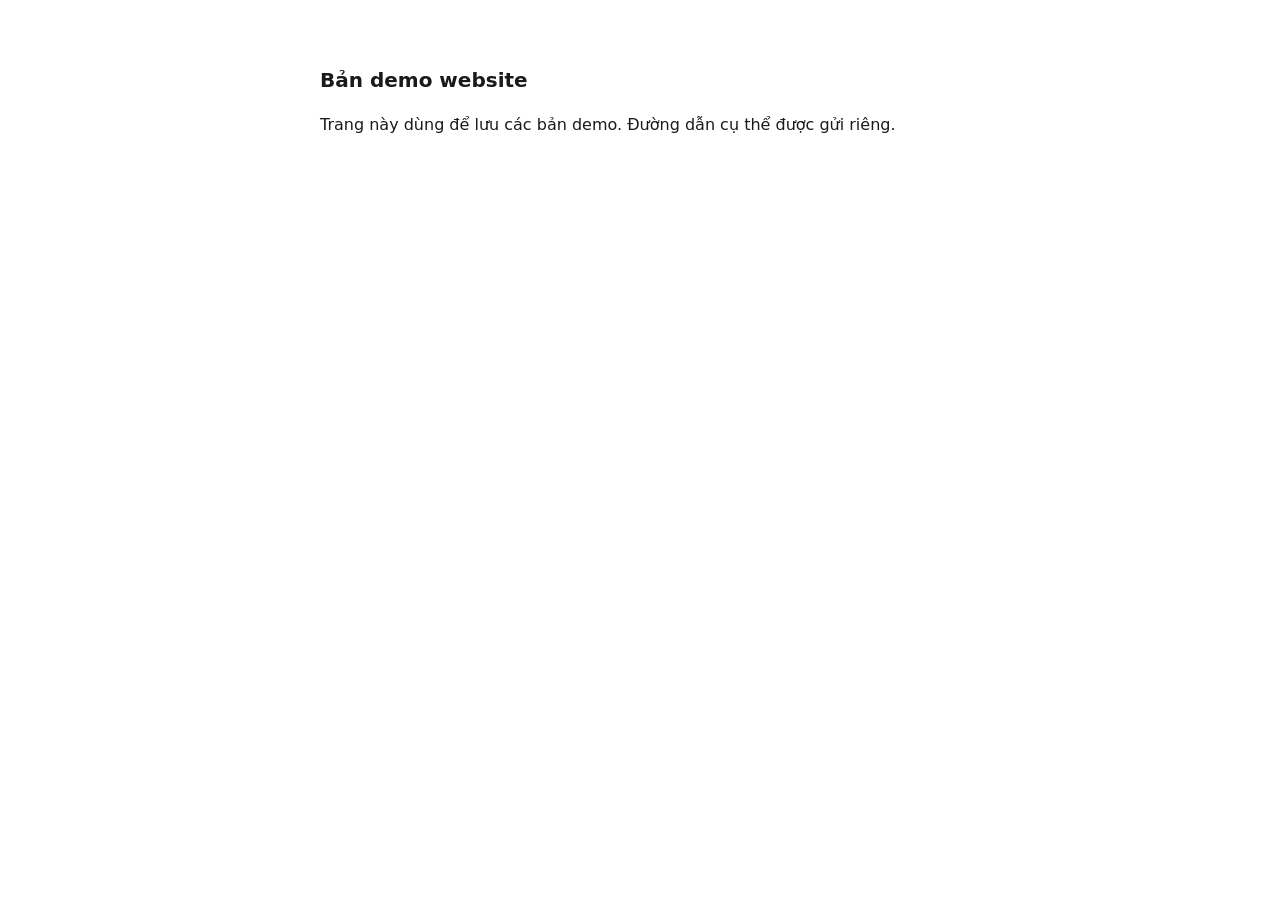
<file: index.html>
<!DOCTYPE html>
<html lang="vi">
<head>
  <meta charset="utf-8">
  <meta name="viewport" content="width=device-width, initial-scale=1">
  <meta name="robots" content="noindex, nofollow">
  <title>Bản demo</title>
</head>
<body style="font-family: system-ui, sans-serif; max-width: 40rem; margin: 4rem auto; padding: 0 1.25rem; color: #1a1a1a; line-height: 1.6;">
  <h1 style="font-size: 1.25rem; font-weight: 600;">Bản demo website</h1>
  <p>Trang này dùng để lưu các bản demo. Đường dẫn cụ thể được gửi riêng.</p>
</body>
</html>
</file>
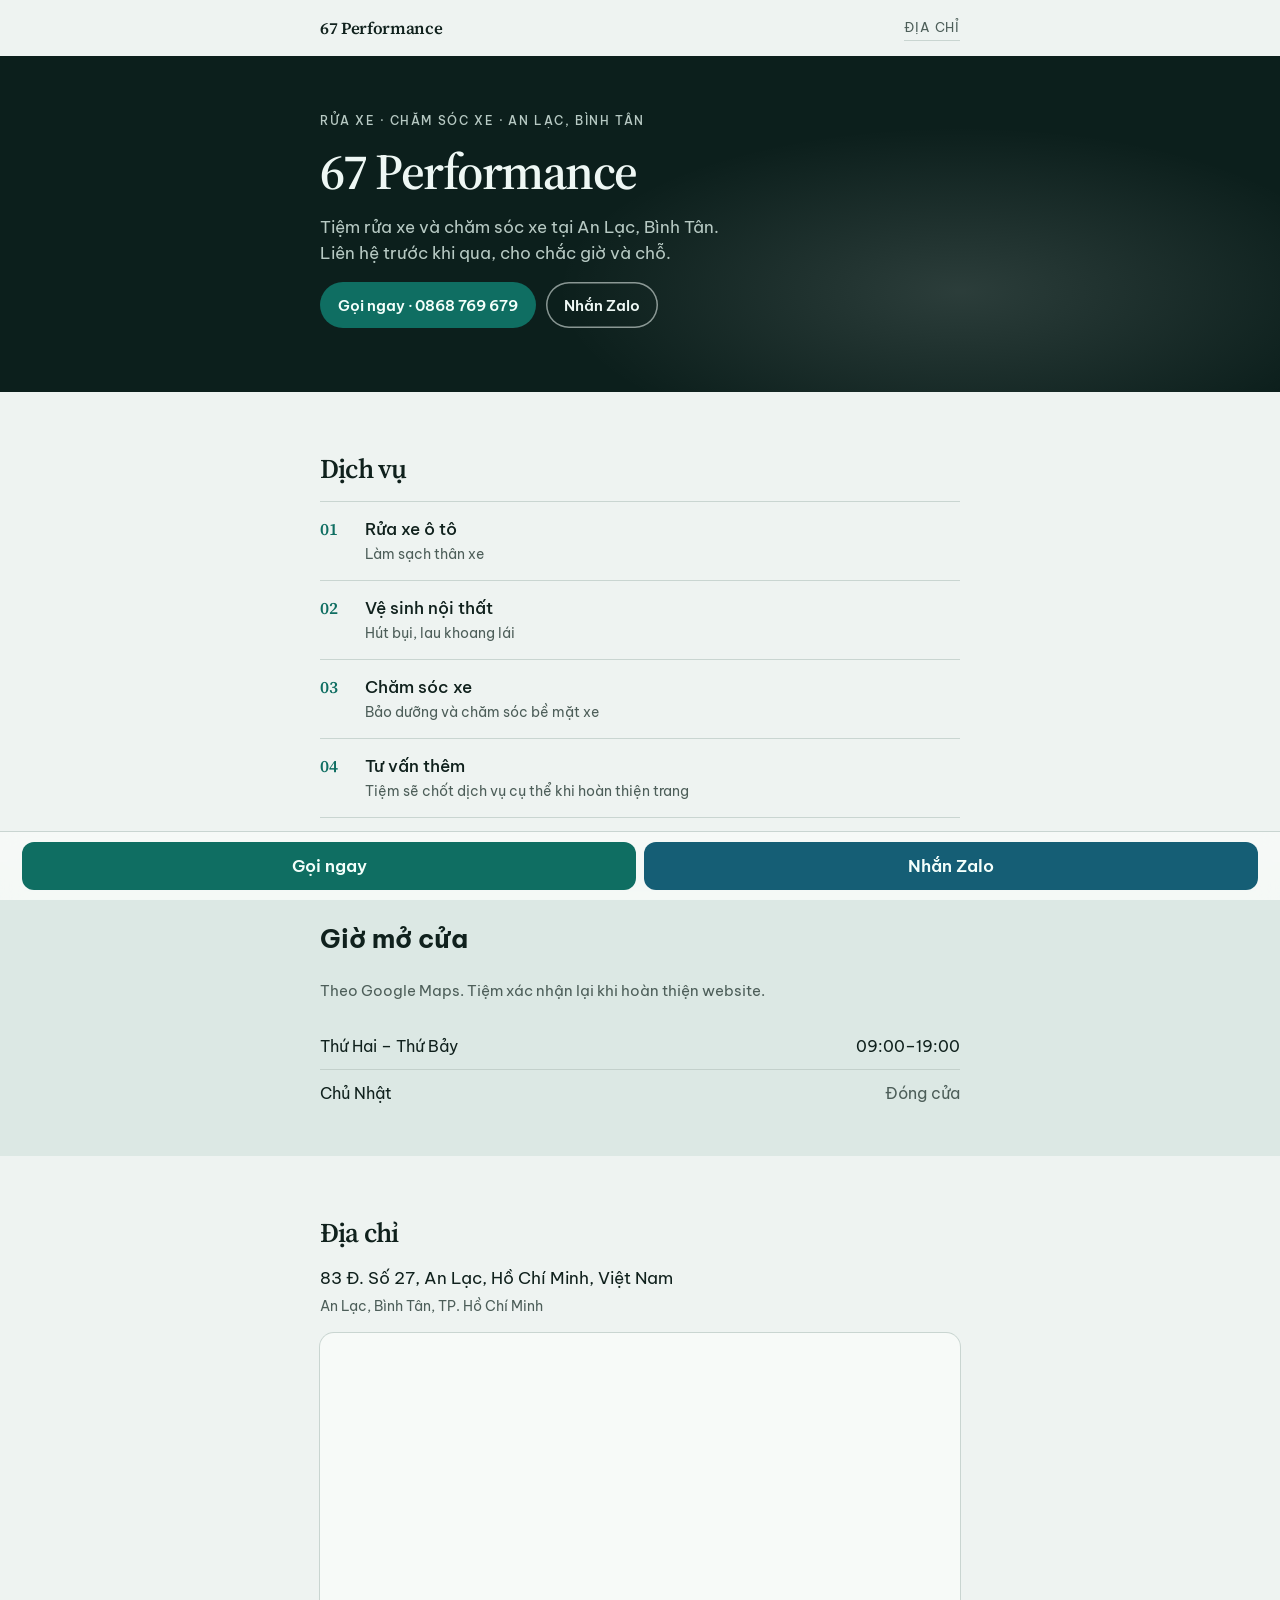
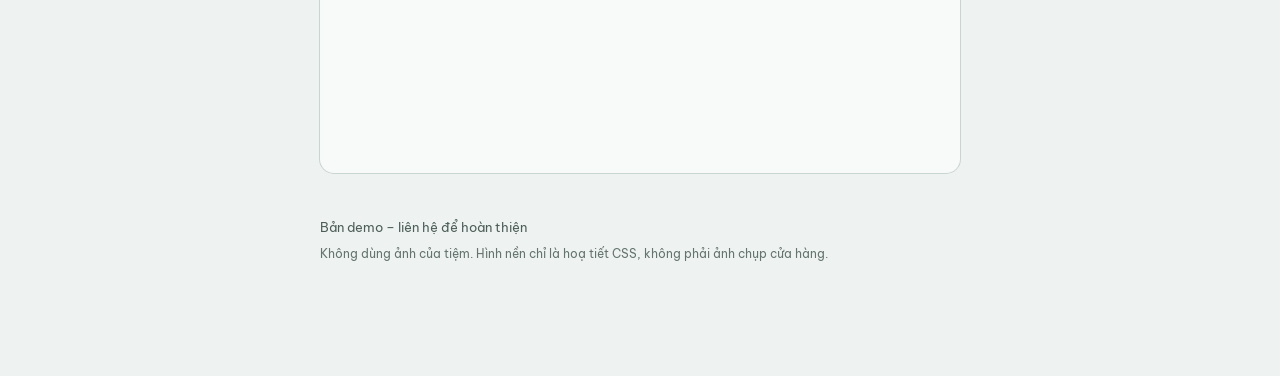
<file: 67-performance/index.html>
<!DOCTYPE html>
<html lang="vi">
<head>
  <meta charset="utf-8">
  <meta name="viewport" content="width=device-width, initial-scale=1, viewport-fit=cover">
  <meta name="robots" content="noindex">
  <title>67 Performance</title>
  <meta name="description" content="Tiệm rửa xe và chăm sóc xe tại An Lạc, Bình Tân. Liên hệ trước khi qua, cho chắc giờ và chỗ.">
  <link rel="preconnect" href="https://fonts.googleapis.com">
  <link rel="preconnect" href="https://fonts.gstatic.com" crossorigin>
  <link href="https://fonts.googleapis.com/css2?family=Be+Vietnam+Pro:wght@400;500;600;700&family=Source+Serif+4:opsz,wght@8..60,500;8..60,600;8..60,700&display=swap" rel="stylesheet">
  <link rel="stylesheet" href="styles.css">
</head>
<body class="theme-67">
  <header class="nav wrap">
    <span class="mark">67 Performance</span>
    <a class="nav-link" href="#dia-chi">Địa chỉ</a>
  </header>

  <section class="hero">
    <div class="wrap">
      <p class="eyebrow">Rửa xe · chăm sóc xe · An Lạc, Bình Tân</p>
      <h1>67 Performance</h1>
      <p class="tagline">Tiệm rửa xe và chăm sóc xe tại An Lạc, Bình Tân. Liên hệ trước khi qua, cho chắc giờ và chỗ.</p>
      <div class="hero-cta">
        <a class="btn btn-call" href="tel:+84868769679">Gọi ngay · 0868 769 679</a>
        <a class="btn btn-zalo" href="https://zalo.me/0868769679">Nhắn Zalo</a>
      </div>
    </div>
  </section>

  <section class="block" id="dich-vu">
    <div class="wrap">
      <h2>Dịch vụ</h2>
      <ol class="services">
        <li><span class="n">01</span><span class="t">Rửa xe ô tô<span class="d">Làm sạch thân xe</span></span></li>
        <li><span class="n">02</span><span class="t">Vệ sinh nội thất<span class="d">Hút bụi, lau khoang lái</span></span></li>
        <li><span class="n">03</span><span class="t">Chăm sóc xe<span class="d">Bảo dưỡng và chăm sóc bề mặt xe</span></span></li>
        <li><span class="n">04</span><span class="t">Tư vấn thêm<span class="d">Tiệm sẽ chốt dịch vụ cụ thể khi hoàn thiện trang</span></span></li>
      </ol>
    </div>
  </section>

  <section class="hours" id="gio-mo-cua">
    <div class="wrap">
      <h2>Giờ mở cửa</h2>
      <p class="note">Theo Google Maps. Tiệm xác nhận lại khi hoàn thiện website.</p>
      <ul class="hours-list">
        <li><span>Thứ Hai – Thứ Bảy</span><span>09:00–19:00</span></li>
        <li><span>Chủ Nhật</span><span class="closed">Đóng cửa</span></li>
      </ul>
    </div>
  </section>

  <section class="block" id="dia-chi">
    <div class="wrap">
      <h2>Địa chỉ</h2>
      <p class="addr">83 Đ. Số 27, An Lạc, Hồ Chí Minh, Việt Nam</p>
      <p class="addr-note">An Lạc, Bình Tân, TP. Hồ Chí Minh</p>
      <div class="map-frame">
        <iframe
          title="Bản đồ 67 Performance"
          loading="lazy"
          referrerpolicy="no-referrer-when-downgrade"
          src="https://maps.google.com/maps?q=83%20%C4%90.%20S%E1%BB%91%2027%2C%20An%20L%E1%BA%A1c%2C%20H%E1%BB%93%20Ch%C3%AD%20Minh%2C%20Vi%E1%BB%87t%20Nam&hl=vi&z=17&output=embed"></iframe>
      </div>
    </div>
  </section>

  <footer class="foot">
    <div class="wrap">
      <p>Bản demo – liên hệ để hoàn thiện</p>
      <p class="credit">Không dùng ảnh của tiệm. Hình nền chỉ là hoạ tiết CSS, không phải ảnh chụp cửa hàng.</p>
    </div>
  </footer>

  <nav class="dock" aria-label="Liên hệ nhanh">
    <a class="call" href="tel:+84868769679">Gọi ngay</a>
    <a class="zalo" href="https://zalo.me/0868769679">Nhắn Zalo</a>
  </nav>
</body>
</html>
</file>
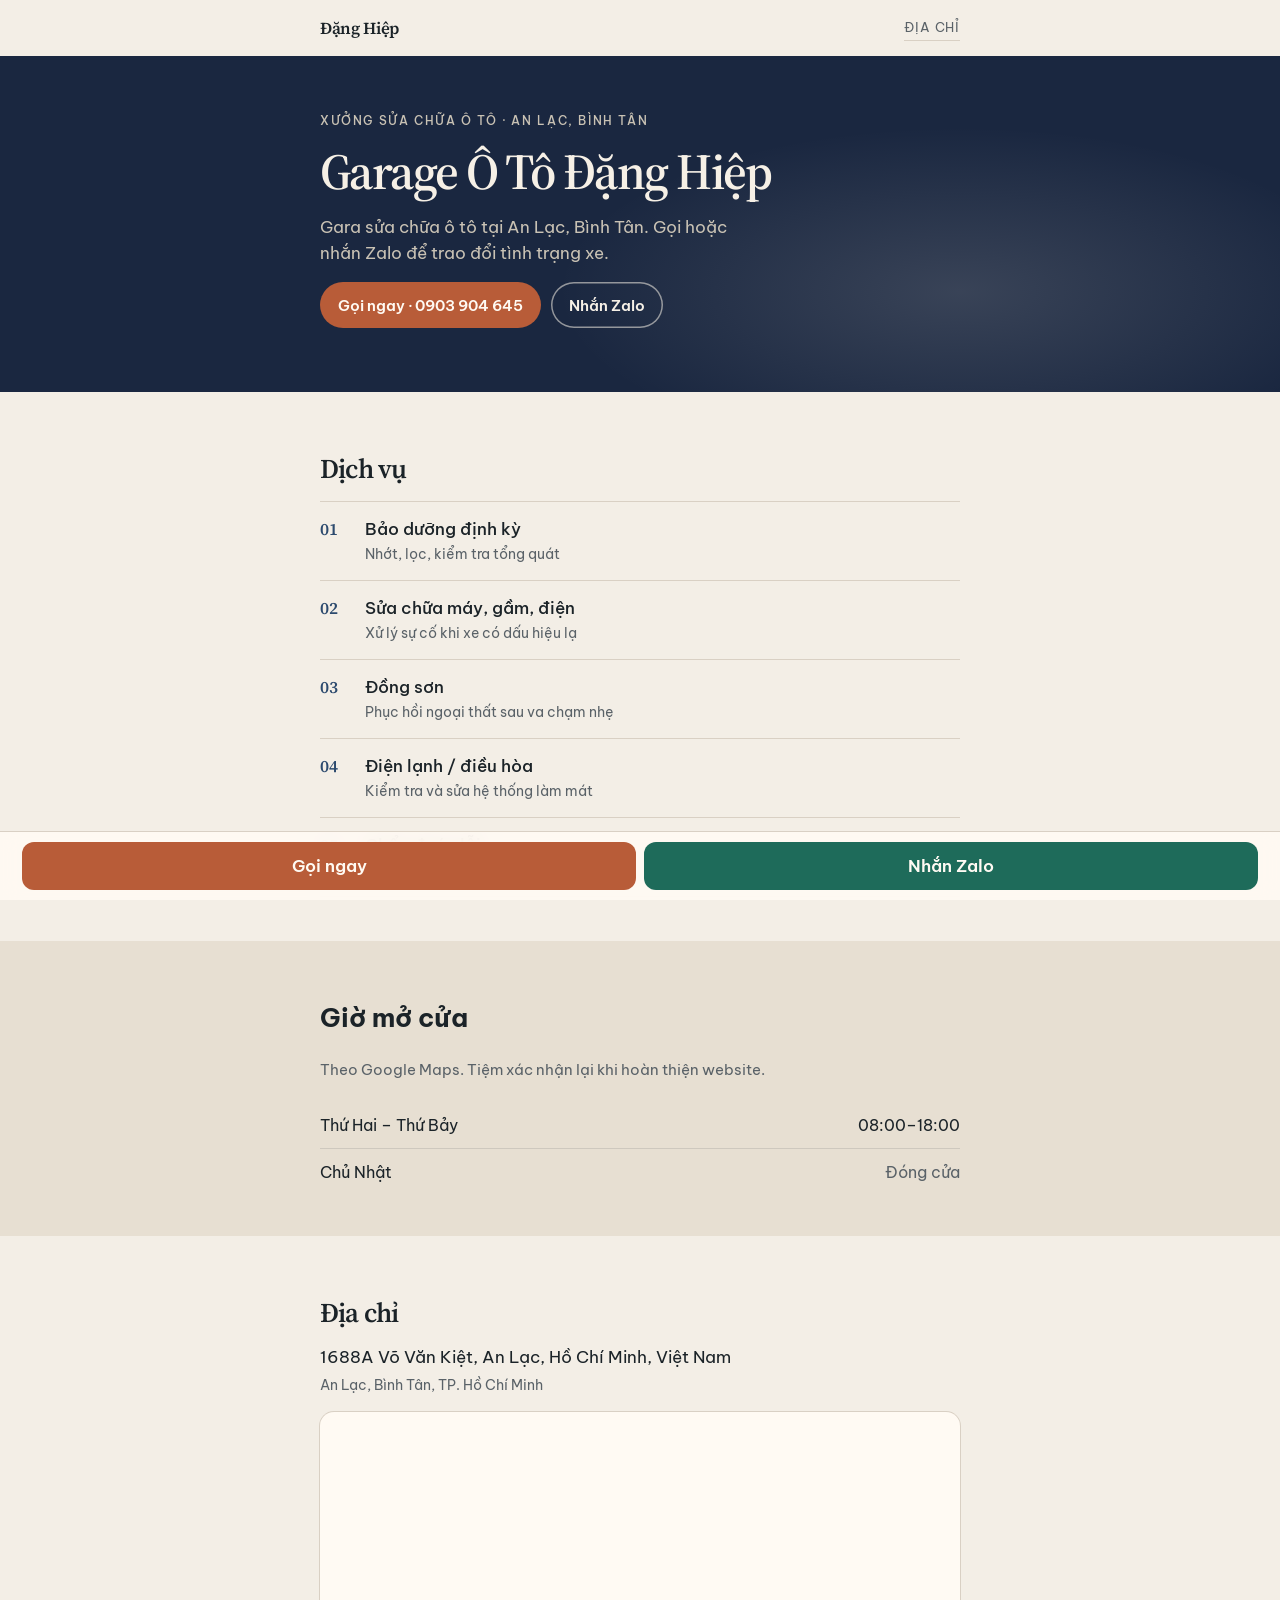
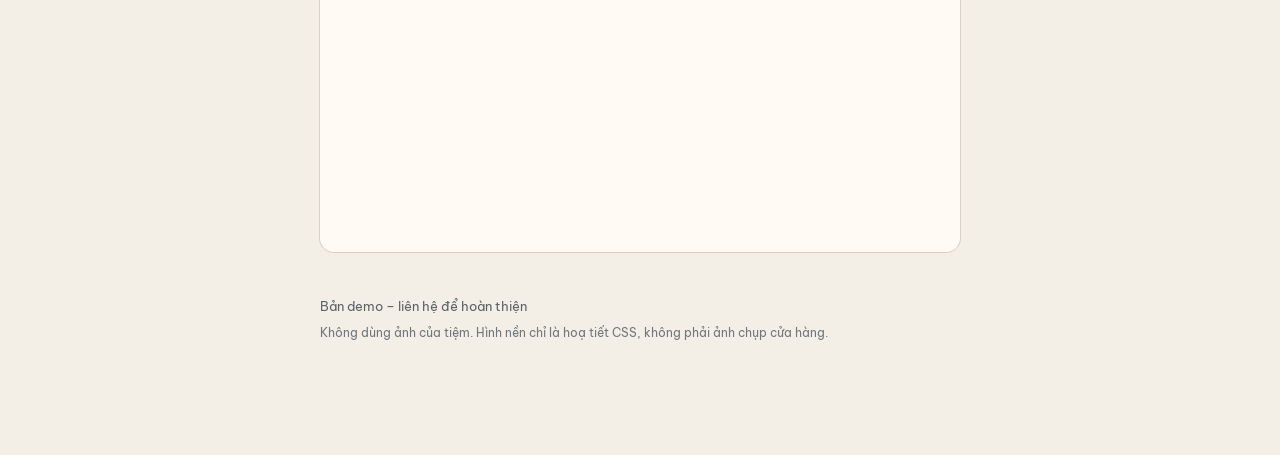
<file: garage-dang-hiep/index.html>
<!DOCTYPE html>
<html lang="vi">
<head>
  <meta charset="utf-8">
  <meta name="viewport" content="width=device-width, initial-scale=1, viewport-fit=cover">
  <meta name="robots" content="noindex">
  <title>Garage Ô Tô Đặng Hiệp</title>
  <meta name="description" content="Gara sửa chữa ô tô tại An Lạc, Bình Tân. Gọi hoặc nhắn Zalo để trao đổi tình trạng xe.">
  <link rel="preconnect" href="https://fonts.googleapis.com">
  <link rel="preconnect" href="https://fonts.gstatic.com" crossorigin>
  <link href="https://fonts.googleapis.com/css2?family=Be+Vietnam+Pro:wght@400;500;600;700&family=Source+Serif+4:opsz,wght@8..60,500;8..60,600;8..60,700&display=swap" rel="stylesheet">
  <link rel="stylesheet" href="styles.css">
</head>
<body class="theme-dang-hiep">
  <header class="nav wrap">
    <span class="mark">Đặng Hiệp</span>
    <a class="nav-link" href="#dia-chi">Địa chỉ</a>
  </header>

  <section class="hero">
    <div class="wrap">
      <p class="eyebrow">Xưởng sửa chữa ô tô · An Lạc, Bình Tân</p>
      <h1>Garage Ô Tô Đặng Hiệp</h1>
      <p class="tagline">Gara sửa chữa ô tô tại An Lạc, Bình Tân. Gọi hoặc nhắn Zalo để trao đổi tình trạng xe.</p>
      <div class="hero-cta">
        <a class="btn btn-call" href="tel:+84903904645">Gọi ngay · 0903 904 645</a>
        <a class="btn btn-zalo" href="https://zalo.me/0903904645">Nhắn Zalo</a>
      </div>
    </div>
  </section>

  <section class="block" id="dich-vu">
    <div class="wrap">
      <h2>Dịch vụ</h2>
      <ol class="services">
        <li><span class="n">01</span><span class="t">Bảo dưỡng định kỳ<span class="d">Nhớt, lọc, kiểm tra tổng quát</span></span></li>
        <li><span class="n">02</span><span class="t">Sửa chữa máy, gầm, điện<span class="d">Xử lý sự cố khi xe có dấu hiệu lạ</span></span></li>
        <li><span class="n">03</span><span class="t">Đồng sơn<span class="d">Phục hồi ngoại thất sau va chạm nhẹ</span></span></li>
        <li><span class="n">04</span><span class="t">Điện lạnh / điều hòa<span class="d">Kiểm tra và sửa hệ thống làm mát</span></span></li>
        <li><span class="n">05</span><span class="t">Chẩn đoán lỗi<span class="d">Đọc lỗi, tư vấn hướng xử lý</span></span></li>
      </ol>
    </div>
  </section>

  <section class="hours" id="gio-mo-cua">
    <div class="wrap">
      <h2>Giờ mở cửa</h2>
      <p class="note">Theo Google Maps. Tiệm xác nhận lại khi hoàn thiện website.</p>
      <ul class="hours-list">
        <li><span>Thứ Hai – Thứ Bảy</span><span>08:00–18:00</span></li>
        <li><span>Chủ Nhật</span><span class="closed">Đóng cửa</span></li>
      </ul>
    </div>
  </section>

  <section class="block" id="dia-chi">
    <div class="wrap">
      <h2>Địa chỉ</h2>
      <p class="addr">1688A Võ Văn Kiệt, An Lạc, Hồ Chí Minh, Việt Nam</p>
      <p class="addr-note">An Lạc, Bình Tân, TP. Hồ Chí Minh</p>
      <div class="map-frame">
        <iframe
          title="Bản đồ Garage Ô Tô Đặng Hiệp"
          loading="lazy"
          referrerpolicy="no-referrer-when-downgrade"
          src="https://maps.google.com/maps?q=1688A%20V%C3%B5%20V%C4%83n%20Ki%E1%BB%87t%2C%20An%20L%E1%BA%A1c%2C%20H%E1%BB%93%20Ch%C3%AD%20Minh%2C%20Vi%E1%BB%87t%20Nam&hl=vi&z=17&output=embed"></iframe>
      </div>
    </div>
  </section>

  <footer class="foot">
    <div class="wrap">
      <p>Bản demo – liên hệ để hoàn thiện</p>
      <p class="credit">Không dùng ảnh của tiệm. Hình nền chỉ là hoạ tiết CSS, không phải ảnh chụp cửa hàng.</p>
    </div>
  </footer>

  <nav class="dock" aria-label="Liên hệ nhanh">
    <a class="call" href="tel:+84903904645">Gọi ngay</a>
    <a class="zalo" href="https://zalo.me/0903904645">Nhắn Zalo</a>
  </nav>
</body>
</html>
</file>
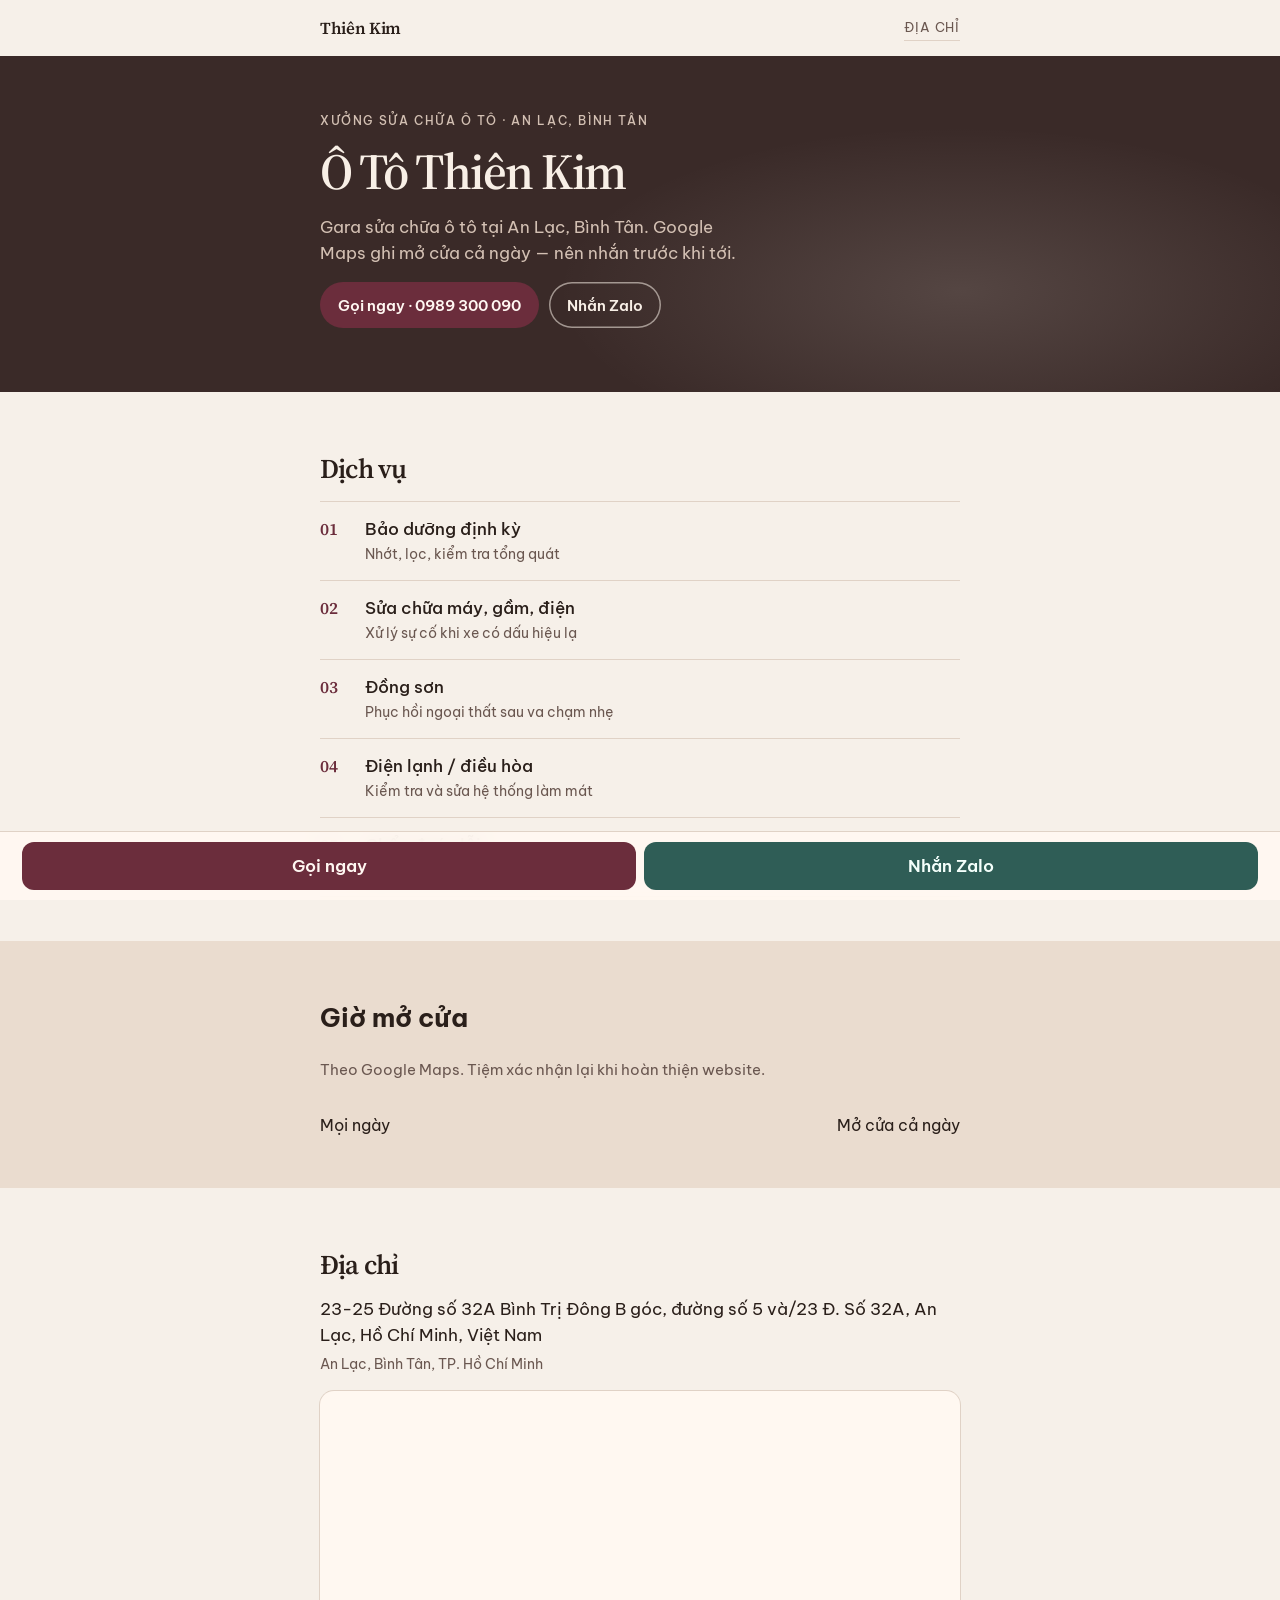
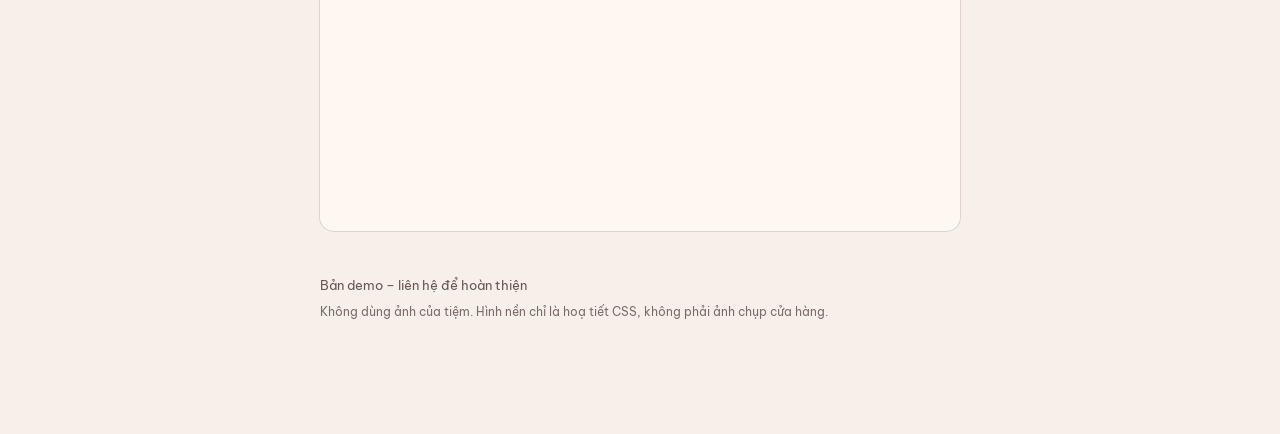
<file: oto-thien-kim/index.html>
<!DOCTYPE html>
<html lang="vi">
<head>
  <meta charset="utf-8">
  <meta name="viewport" content="width=device-width, initial-scale=1, viewport-fit=cover">
  <meta name="robots" content="noindex">
  <title>Ô Tô Thiên Kim</title>
  <meta name="description" content="Gara sửa chữa ô tô tại An Lạc, Bình Tân. Google Maps ghi mở cửa cả ngày — nên nhắn trước khi tới.">
  <link rel="preconnect" href="https://fonts.googleapis.com">
  <link rel="preconnect" href="https://fonts.gstatic.com" crossorigin>
  <link href="https://fonts.googleapis.com/css2?family=Be+Vietnam+Pro:wght@400;500;600;700&family=Source+Serif+4:opsz,wght@8..60,500;8..60,600;8..60,700&display=swap" rel="stylesheet">
  <link rel="stylesheet" href="styles.css">
</head>
<body class="theme-thien-kim">
  <header class="nav wrap">
    <span class="mark">Thiên Kim</span>
    <a class="nav-link" href="#dia-chi">Địa chỉ</a>
  </header>

  <section class="hero">
    <div class="wrap">
      <p class="eyebrow">Xưởng sửa chữa ô tô · An Lạc, Bình Tân</p>
      <h1>Ô Tô Thiên Kim</h1>
      <p class="tagline">Gara sửa chữa ô tô tại An Lạc, Bình Tân. Google Maps ghi mở cửa cả ngày — nên nhắn trước khi tới.</p>
      <div class="hero-cta">
        <a class="btn btn-call" href="tel:+84989300090">Gọi ngay · 0989 300 090</a>
        <a class="btn btn-zalo" href="https://zalo.me/0989300090">Nhắn Zalo</a>
      </div>
    </div>
  </section>

  <section class="block" id="dich-vu">
    <div class="wrap">
      <h2>Dịch vụ</h2>
      <ol class="services">
        <li><span class="n">01</span><span class="t">Bảo dưỡng định kỳ<span class="d">Nhớt, lọc, kiểm tra tổng quát</span></span></li>
        <li><span class="n">02</span><span class="t">Sửa chữa máy, gầm, điện<span class="d">Xử lý sự cố khi xe có dấu hiệu lạ</span></span></li>
        <li><span class="n">03</span><span class="t">Đồng sơn<span class="d">Phục hồi ngoại thất sau va chạm nhẹ</span></span></li>
        <li><span class="n">04</span><span class="t">Điện lạnh / điều hòa<span class="d">Kiểm tra và sửa hệ thống làm mát</span></span></li>
        <li><span class="n">05</span><span class="t">Chẩn đoán lỗi<span class="d">Đọc lỗi, tư vấn hướng xử lý</span></span></li>
      </ol>
    </div>
  </section>

  <section class="hours" id="gio-mo-cua">
    <div class="wrap">
      <h2>Giờ mở cửa</h2>
      <p class="note">Theo Google Maps. Tiệm xác nhận lại khi hoàn thiện website.</p>
      <ul class="hours-list">
        <li><span>Mọi ngày</span><span>Mở cửa cả ngày</span></li>
      </ul>
    </div>
  </section>

  <section class="block" id="dia-chi">
    <div class="wrap">
      <h2>Địa chỉ</h2>
      <p class="addr">23-25 Đường số 32A Bình Trị Đông B góc, đường số 5 và/23 Đ. Số 32A, An Lạc, Hồ Chí Minh, Việt Nam</p>
      <p class="addr-note">An Lạc, Bình Tân, TP. Hồ Chí Minh</p>
      <div class="map-frame">
        <iframe
          title="Bản đồ Ô Tô Thiên Kim"
          loading="lazy"
          referrerpolicy="no-referrer-when-downgrade"
          src="https://maps.google.com/maps?q=23-25%20%C4%90%C6%B0%E1%BB%9Dng%20s%E1%BB%91%2032A%20B%C3%ACnh%20Tr%E1%BB%8B%20%C4%90%C3%B4ng%20B%20g%C3%B3c%2C%20%C4%91%C6%B0%E1%BB%9Dng%20s%E1%BB%91%205%20v%C3%A0/23%20%C4%90.%20S%E1%BB%91%2032A%2C%20An%20L%E1%BA%A1c%2C%20H%E1%BB%93%20Ch%C3%AD%20Minh%2C%20Vi%E1%BB%87t%20Nam&hl=vi&z=17&output=embed"></iframe>
      </div>
    </div>
  </section>

  <footer class="foot">
    <div class="wrap">
      <p>Bản demo – liên hệ để hoàn thiện</p>
      <p class="credit">Không dùng ảnh của tiệm. Hình nền chỉ là hoạ tiết CSS, không phải ảnh chụp cửa hàng.</p>
    </div>
  </footer>

  <nav class="dock" aria-label="Liên hệ nhanh">
    <a class="call" href="tel:+84989300090">Gọi ngay</a>
    <a class="zalo" href="https://zalo.me/0989300090">Nhắn Zalo</a>
  </nav>
</body>
</html>
</file>
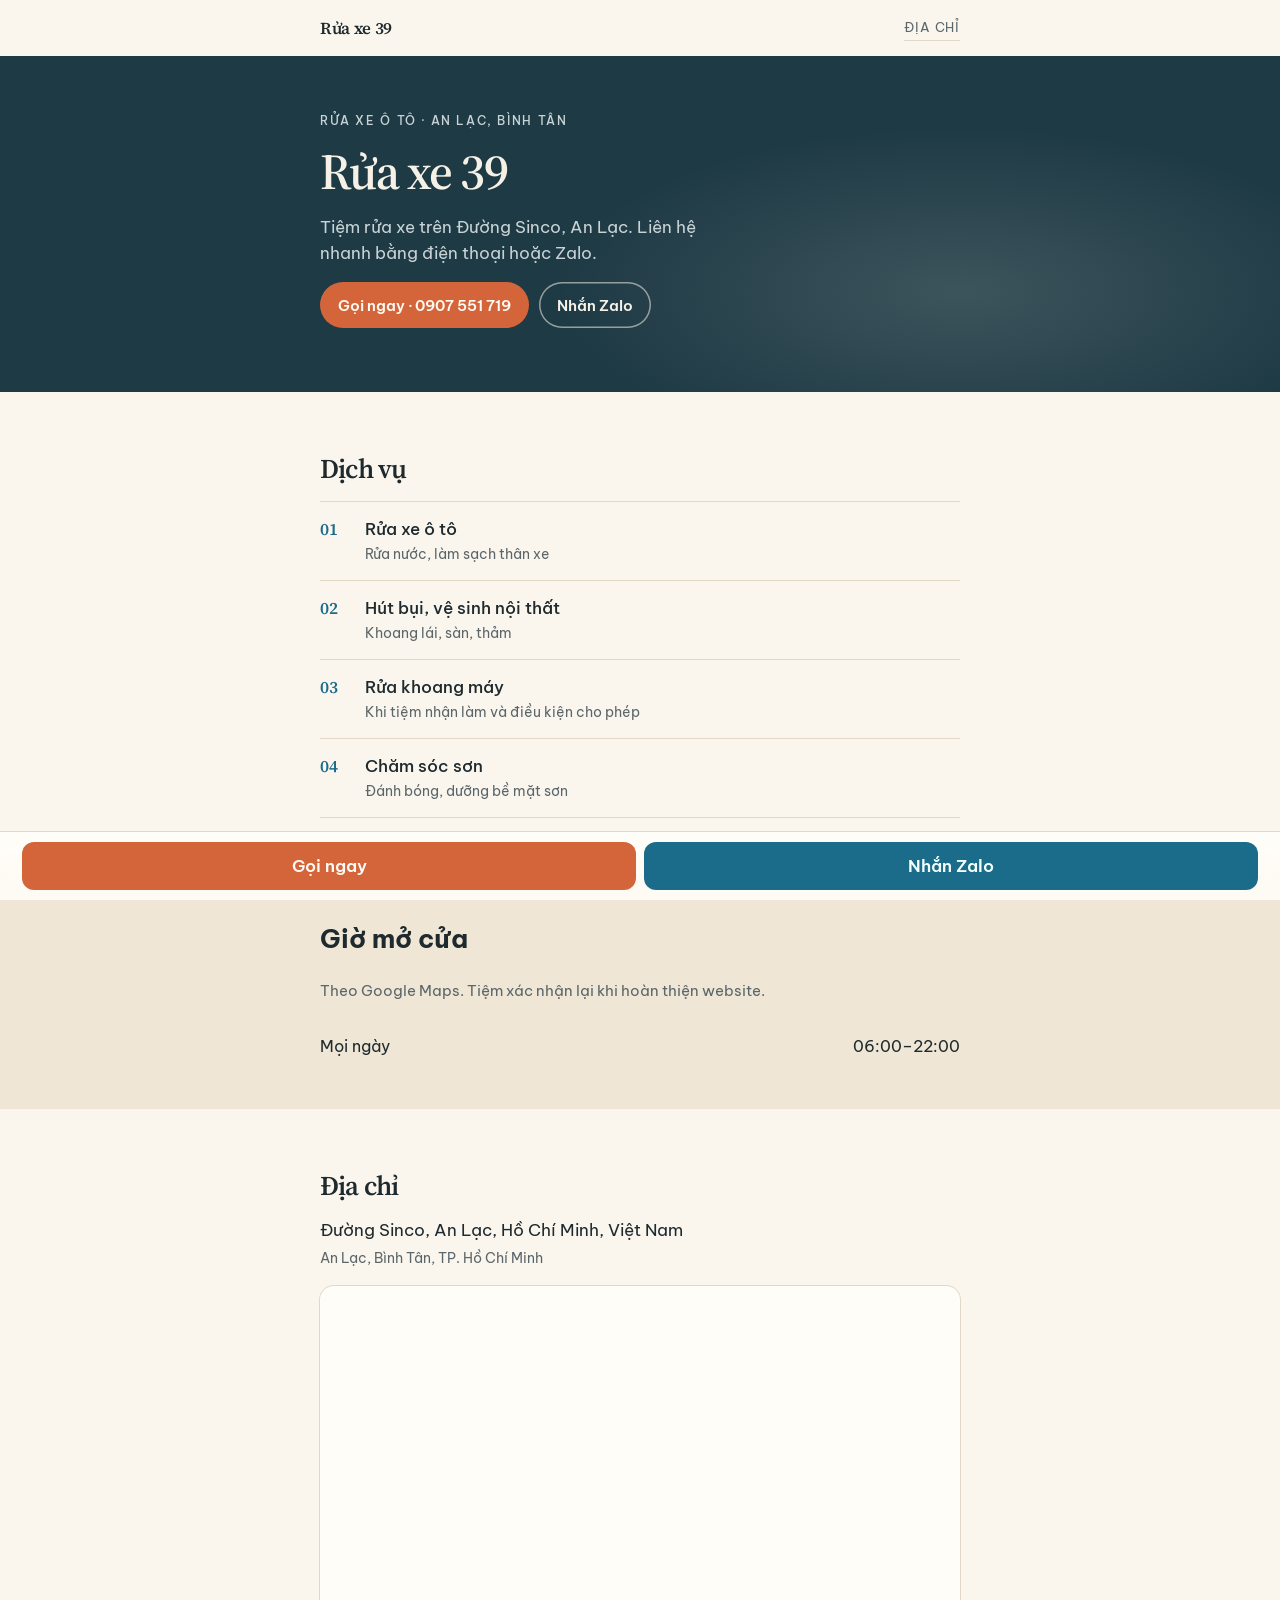
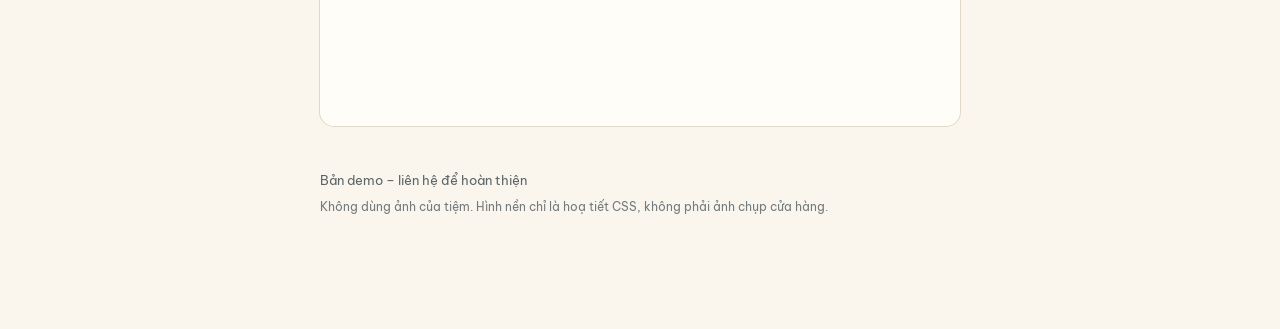
<file: rua-xe-39/index.html>
<!DOCTYPE html>
<html lang="vi">
<head>
  <meta charset="utf-8">
  <meta name="viewport" content="width=device-width, initial-scale=1, viewport-fit=cover">
  <meta name="robots" content="noindex">
  <title>Rửa xe 39</title>
  <meta name="description" content="Tiệm rửa xe trên Đường Sinco, An Lạc. Liên hệ nhanh bằng điện thoại hoặc Zalo.">
  <link rel="preconnect" href="https://fonts.googleapis.com">
  <link rel="preconnect" href="https://fonts.gstatic.com" crossorigin>
  <link href="https://fonts.googleapis.com/css2?family=Be+Vietnam+Pro:wght@400;500;600;700&family=Source+Serif+4:opsz,wght@8..60,500;8..60,600;8..60,700&display=swap" rel="stylesheet">
  <link rel="stylesheet" href="styles.css">
</head>
<body class="theme-39">
  <header class="nav wrap">
    <span class="mark">Rửa xe 39</span>
    <a class="nav-link" href="#dia-chi">Địa chỉ</a>
  </header>

  <section class="hero">
    <div class="wrap">
      <p class="eyebrow">Rửa xe ô tô · An Lạc, Bình Tân</p>
      <h1>Rửa xe 39</h1>
      <p class="tagline">Tiệm rửa xe trên Đường Sinco, An Lạc. Liên hệ nhanh bằng điện thoại hoặc Zalo.</p>
      <div class="hero-cta">
        <a class="btn btn-call" href="tel:+84907551719">Gọi ngay · 0907 551 719</a>
        <a class="btn btn-zalo" href="https://zalo.me/0907551719">Nhắn Zalo</a>
      </div>
    </div>
  </section>

  <section class="block" id="dich-vu">
    <div class="wrap">
      <h2>Dịch vụ</h2>
      <ol class="services">
        <li><span class="n">01</span><span class="t">Rửa xe ô tô<span class="d">Rửa nước, làm sạch thân xe</span></span></li>
        <li><span class="n">02</span><span class="t">Hút bụi, vệ sinh nội thất<span class="d">Khoang lái, sàn, thảm</span></span></li>
        <li><span class="n">03</span><span class="t">Rửa khoang máy<span class="d">Khi tiệm nhận làm và điều kiện cho phép</span></span></li>
        <li><span class="n">04</span><span class="t">Chăm sóc sơn<span class="d">Đánh bóng, dưỡng bề mặt sơn</span></span></li>
      </ol>
    </div>
  </section>

  <section class="hours" id="gio-mo-cua">
    <div class="wrap">
      <h2>Giờ mở cửa</h2>
      <p class="note">Theo Google Maps. Tiệm xác nhận lại khi hoàn thiện website.</p>
      <ul class="hours-list">
        <li><span>Mọi ngày</span><span>06:00–22:00</span></li>
      </ul>
    </div>
  </section>

  <section class="block" id="dia-chi">
    <div class="wrap">
      <h2>Địa chỉ</h2>
      <p class="addr">Đường Sinco, An Lạc, Hồ Chí Minh, Việt Nam</p>
      <p class="addr-note">An Lạc, Bình Tân, TP. Hồ Chí Minh</p>
      <div class="map-frame">
        <iframe
          title="Bản đồ Rửa xe 39"
          loading="lazy"
          referrerpolicy="no-referrer-when-downgrade"
          src="https://maps.google.com/maps?q=%C4%90%C6%B0%E1%BB%9Dng%20Sinco%2C%20An%20L%E1%BA%A1c%2C%20H%E1%BB%93%20Ch%C3%AD%20Minh%2C%20Vi%E1%BB%87t%20Nam&hl=vi&z=17&output=embed"></iframe>
      </div>
    </div>
  </section>

  <footer class="foot">
    <div class="wrap">
      <p>Bản demo – liên hệ để hoàn thiện</p>
      <p class="credit">Không dùng ảnh của tiệm. Hình nền chỉ là hoạ tiết CSS, không phải ảnh chụp cửa hàng.</p>
    </div>
  </footer>

  <nav class="dock" aria-label="Liên hệ nhanh">
    <a class="call" href="tel:+84907551719">Gọi ngay</a>
    <a class="zalo" href="https://zalo.me/0907551719">Nhắn Zalo</a>
  </nav>
</body>
</html>
</file>
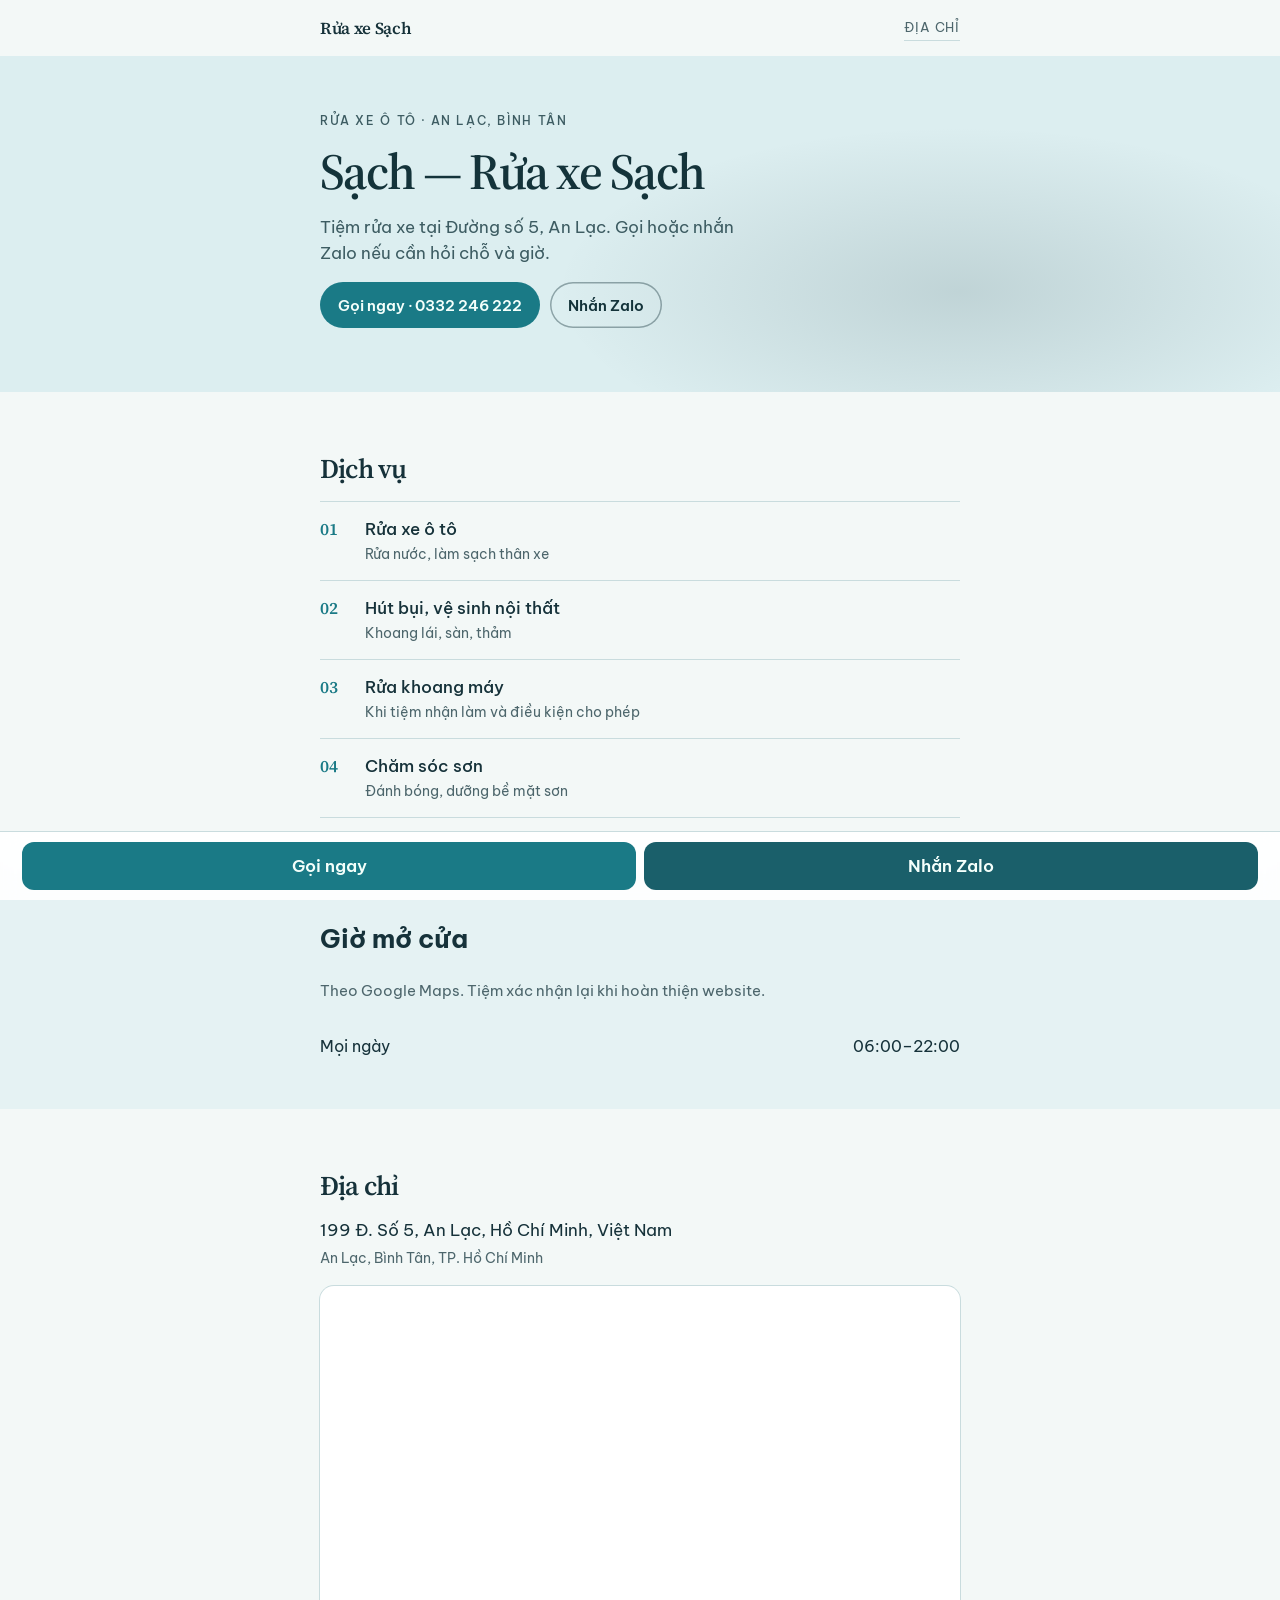
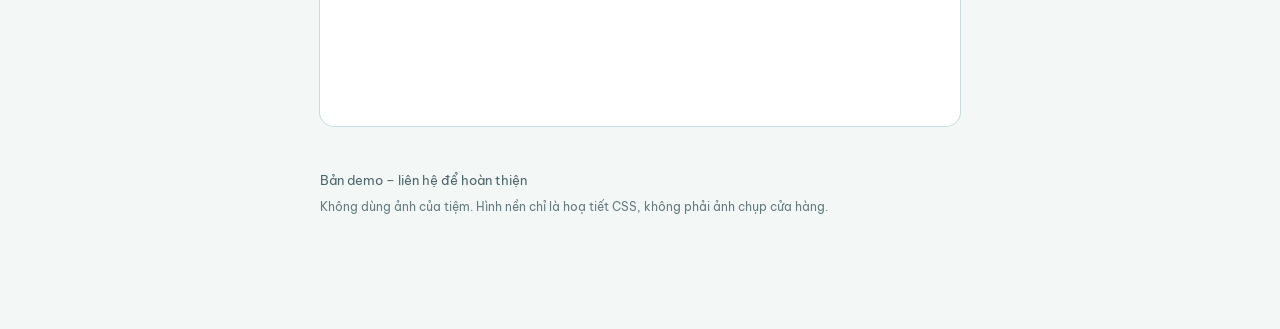
<file: rua-xe-sach/index.html>
<!DOCTYPE html>
<html lang="vi">
<head>
  <meta charset="utf-8">
  <meta name="viewport" content="width=device-width, initial-scale=1, viewport-fit=cover">
  <meta name="robots" content="noindex">
  <title>Sạch — Rửa xe Sạch</title>
  <meta name="description" content="Tiệm rửa xe tại Đường số 5, An Lạc. Gọi hoặc nhắn Zalo nếu cần hỏi chỗ và giờ.">
  <link rel="preconnect" href="https://fonts.googleapis.com">
  <link rel="preconnect" href="https://fonts.gstatic.com" crossorigin>
  <link href="https://fonts.googleapis.com/css2?family=Be+Vietnam+Pro:wght@400;500;600;700&family=Source+Serif+4:opsz,wght@8..60,500;8..60,600;8..60,700&display=swap" rel="stylesheet">
  <link rel="stylesheet" href="styles.css">
</head>
<body class="theme-sach">
  <header class="nav wrap">
    <span class="mark">Rửa xe Sạch</span>
    <a class="nav-link" href="#dia-chi">Địa chỉ</a>
  </header>

  <section class="hero">
    <div class="wrap">
      <p class="eyebrow">Rửa xe ô tô · An Lạc, Bình Tân</p>
      <h1>Sạch — Rửa xe Sạch</h1>
      <p class="tagline">Tiệm rửa xe tại Đường số 5, An Lạc. Gọi hoặc nhắn Zalo nếu cần hỏi chỗ và giờ.</p>
      <div class="hero-cta">
        <a class="btn btn-call" href="tel:+84332246222">Gọi ngay · 0332 246 222</a>
        <a class="btn btn-zalo" href="https://zalo.me/0332246222">Nhắn Zalo</a>
      </div>
    </div>
  </section>

  <section class="block" id="dich-vu">
    <div class="wrap">
      <h2>Dịch vụ</h2>
      <ol class="services">
        <li><span class="n">01</span><span class="t">Rửa xe ô tô<span class="d">Rửa nước, làm sạch thân xe</span></span></li>
        <li><span class="n">02</span><span class="t">Hút bụi, vệ sinh nội thất<span class="d">Khoang lái, sàn, thảm</span></span></li>
        <li><span class="n">03</span><span class="t">Rửa khoang máy<span class="d">Khi tiệm nhận làm và điều kiện cho phép</span></span></li>
        <li><span class="n">04</span><span class="t">Chăm sóc sơn<span class="d">Đánh bóng, dưỡng bề mặt sơn</span></span></li>
      </ol>
    </div>
  </section>

  <section class="hours" id="gio-mo-cua">
    <div class="wrap">
      <h2>Giờ mở cửa</h2>
      <p class="note">Theo Google Maps. Tiệm xác nhận lại khi hoàn thiện website.</p>
      <ul class="hours-list">
        <li><span>Mọi ngày</span><span>06:00–22:00</span></li>
      </ul>
    </div>
  </section>

  <section class="block" id="dia-chi">
    <div class="wrap">
      <h2>Địa chỉ</h2>
      <p class="addr">199 Đ. Số 5, An Lạc, Hồ Chí Minh, Việt Nam</p>
      <p class="addr-note">An Lạc, Bình Tân, TP. Hồ Chí Minh</p>
      <div class="map-frame">
        <iframe
          title="Bản đồ Sạch — Rửa xe Sạch"
          loading="lazy"
          referrerpolicy="no-referrer-when-downgrade"
          src="https://maps.google.com/maps?q=199%20%C4%90.%20S%E1%BB%91%205%2C%20An%20L%E1%BA%A1c%2C%20H%E1%BB%93%20Ch%C3%AD%20Minh%2C%20Vi%E1%BB%87t%20Nam&hl=vi&z=17&output=embed"></iframe>
      </div>
    </div>
  </section>

  <footer class="foot">
    <div class="wrap">
      <p>Bản demo – liên hệ để hoàn thiện</p>
      <p class="credit">Không dùng ảnh của tiệm. Hình nền chỉ là hoạ tiết CSS, không phải ảnh chụp cửa hàng.</p>
    </div>
  </footer>

  <nav class="dock" aria-label="Liên hệ nhanh">
    <a class="call" href="tel:+84332246222">Gọi ngay</a>
    <a class="zalo" href="https://zalo.me/0332246222">Nhắn Zalo</a>
  </nav>
</body>
</html>
</file>
<file: 67-performance/styles.css>
/* Garage demo template — mobile-first, one design system, theme tokens per shop.
   Principles borrowed from Taste Skill (place/service): typography + flat colour,
   no shader gimmicks, no generic Inter/purple-gradient look, no fake client photos.
   Vietnamese-safe fonts. Do not use PNTech black/yellow. */

:root {
  --font-serif: "Source Serif 4", "Noto Serif", "Times New Roman", serif;
  --font-sans: "Be Vietnam Pro", "Noto Sans", system-ui, sans-serif;
  --pad: 22px;
  --max: 40rem;
  --radius: 14px;
  --dock-h: 76px;
}

/* Palettes */
.theme-dang-hiep {
  --bg: #f3eee6;
  --paper: #fffaf3;
  --ink: #1b2328;
  --muted: #5a6268;
  --line: #d9d0c4;
  --hero: #1a2740;
  --hero-ink: #f6f0e6;
  --hero-muted: #c9c2b4;
  --accent: #2c4a6e;
  --cta: #b85c38;
  --cta-ink: #fffaf3;
  --zalo: #1e6b5a;
  --zalo-ink: #fffaf3;
  --band: #e7dfd2;
}
.theme-67 {
  --bg: #eef3f1;
  --paper: #f7faf8;
  --ink: #10211d;
  --muted: #4d5e59;
  --line: #c9d5d1;
  --hero: #0c1f1c;
  --hero-ink: #eef7f4;
  --hero-muted: #b7c9c3;
  --accent: #0f6e62;
  --cta: #0f6e62;
  --cta-ink: #f4fffb;
  --zalo: #155e75;
  --zalo-ink: #f4fffb;
  --band: #dce8e4;
}
.theme-thien-kim {
  --bg: #f6f0e9;
  --paper: #fff8f1;
  --ink: #2a1f1a;
  --muted: #6a5750;
  --line: #e0d2c6;
  --hero: #3a2a28;
  --hero-ink: #f8efe6;
  --hero-muted: #d3c0b3;
  --accent: #6b2d3c;
  --cta: #6b2d3c;
  --cta-ink: #fff7f2;
  --zalo: #2f5d56;
  --zalo-ink: #f4fffb;
  --band: #eadccf;
}
.theme-sach {
  --bg: #f3f8f7;
  --paper: #ffffff;
  --ink: #16323a;
  --muted: #4d666c;
  --line: #c9dcde;
  --hero: #dceef0;
  --hero-ink: #14333a;
  --hero-muted: #3d5c62;
  --accent: #1a7a86;
  --cta: #1a7a86;
  --cta-ink: #f4fffb;
  --zalo: #1a5f6a;
  --zalo-ink: #f4fffb;
  --band: #e5f2f3;
}
.theme-39 {
  --bg: #faf6ee;
  --paper: #fffdf8;
  --ink: #1e2a2e;
  --muted: #5b666a;
  --line: #e2d8c6;
  --hero: #1e3a45;
  --hero-ink: #f6f1e6;
  --hero-muted: #c9d3d6;
  --accent: #1b6b8a;
  --cta: #d4653a;
  --cta-ink: #fffaf3;
  --zalo: #1b6b8a;
  --zalo-ink: #f4fffb;
  --band: #efe6d6;
}

* { box-sizing: border-box; }
html, body { margin: 0; padding: 0; }
html { scroll-behavior: smooth; }
body {
  font-family: var(--font-sans);
  background: var(--bg);
  color: var(--ink);
  line-height: 1.55;
  font-size: 16px;
  -webkit-font-smoothing: antialiased;
  padding-bottom: calc(var(--dock-h) + env(safe-area-inset-bottom));
}

img, iframe { max-width: 100%; border: 0; }
a { color: inherit; }

.wrap {
  width: min(100% - 2 * var(--pad), var(--max));
  margin-inline: auto;
}

/* Nav */
.nav {
  display: flex;
  align-items: center;
  justify-content: space-between;
  gap: 12px;
  padding: 16px 0 14px;
}
.mark {
  font-family: var(--font-serif);
  font-weight: 600;
  font-size: 1.05rem;
  letter-spacing: -0.02em;
}
.nav-link {
  font-size: 0.82rem;
  letter-spacing: 0.06em;
  text-transform: uppercase;
  text-decoration: none;
  color: var(--muted);
  border-bottom: 1px solid var(--line);
  padding-bottom: 2px;
}

/* Hero */
.hero {
  background: var(--hero);
  color: var(--hero-ink);
  padding: 36px 0 44px;
  position: relative;
  overflow: hidden;
}
.hero::after {
  /* decorative grain/geometry, not a photo of the shop */
  content: "";
  position: absolute;
  inset: auto -20% -40% 30%;
  height: 140%;
  background:
    radial-gradient(closest-side, color-mix(in srgb, var(--hero-ink) 14%, transparent), transparent 70%);
  pointer-events: none;
}
.hero .wrap { position: relative; z-index: 1; }
.eyebrow {
  margin: 0 0 14px;
  font-size: 0.72rem;
  letter-spacing: 0.14em;
  text-transform: uppercase;
  color: var(--hero-muted);
  font-weight: 500;
}
.hero h1 {
  font-family: var(--font-serif);
  font-weight: 600;
  font-size: clamp(2rem, 8.4vw, 3.15rem);
  line-height: 1.12;
  letter-spacing: -0.03em;
  margin: 0 0 14px;
}
.tagline {
  margin: 0 0 16px;
  font-size: 1.05rem;
  color: var(--hero-muted);
  max-width: 26rem;
}
.rating {
  margin: 0 0 22px;
  font-size: 0.86rem;
  color: var(--hero-muted);
}
.hero-cta { display: flex; flex-wrap: wrap; gap: 10px; }
.btn {
  display: inline-flex;
  align-items: center;
  justify-content: center;
  min-height: 46px;
  padding: 0 18px;
  border-radius: 999px;
  text-decoration: none;
  font-weight: 600;
  font-size: 0.95rem;
}
.btn-call { background: var(--cta); color: var(--cta-ink); }
.btn-zalo { background: transparent; color: var(--hero-ink); box-shadow: inset 0 0 0 1.5px color-mix(in srgb, var(--hero-ink) 55%, transparent); }
.theme-sach .btn-zalo { box-shadow: inset 0 0 0 1.5px color-mix(in srgb, var(--hero-ink) 40%, transparent); }

/* Sections */
section.block { padding: 42px 0 8px; }
section.block h2 {
  font-family: var(--font-serif);
  font-size: 1.7rem;
  letter-spacing: -0.03em;
  margin: 0 0 10px;
  font-weight: 600;
}
.note {
  margin: 0 0 20px;
  color: var(--muted);
  font-size: 0.92rem;
}
.services {
  list-style: none;
  margin: 0;
  padding: 0;
  border-top: 1px solid var(--line);
}
.services li {
  display: grid;
  grid-template-columns: 2.2rem 1fr;
  gap: 10px;
  padding: 14px 0;
  border-bottom: 1px solid var(--line);
  align-items: baseline;
}
.services .n {
  font-family: var(--font-serif);
  color: var(--accent);
  font-weight: 600;
}
.services .t { font-weight: 500; }
.services .d { display: block; font-size: 0.88rem; color: var(--muted); font-weight: 400; margin-top: 2px; }

/* Hours */
.hours {
  background: var(--band);
  margin-top: 36px;
  padding: 36px 0 40px;
}
.hours-list {
  list-style: none;
  margin: 0;
  padding: 0;
}
.hours-list li {
  display: flex;
  justify-content: space-between;
  gap: 16px;
  padding: 11px 0;
  border-bottom: 1px solid color-mix(in srgb, var(--ink) 12%, transparent);
  font-size: 0.98rem;
}
.hours-list li:last-child { border-bottom: 0; }
.hours-list .closed { color: var(--muted); }

/* Place */
.map-frame {
  margin-top: 16px;
  border-radius: var(--radius);
  overflow: hidden;
  background: var(--paper);
  box-shadow: 0 0 0 1px var(--line);
  aspect-ratio: 16 / 11;
}
.map-frame iframe { width: 100%; height: 100%; display: block; }
.addr {
  margin: 0 0 4px;
  font-size: 1.05rem;
}
.addr-note { margin: 0 0 8px; color: var(--muted); font-size: 0.9rem; }

/* Footer */
.foot {
  padding: 36px 0 28px;
  color: var(--muted);
  font-size: 0.82rem;
}
.foot p { margin: 0 0 8px; }
.credit { font-size: 0.75rem; opacity: 0.85; }

/* Sticky dock */
.dock {
  position: fixed;
  left: 0; right: 0; bottom: 0;
  z-index: 40;
  display: grid;
  grid-template-columns: 1fr 1fr;
  gap: 8px;
  padding: 10px var(--pad) calc(10px + env(safe-area-inset-bottom));
  background: color-mix(in srgb, var(--paper) 92%, transparent);
  backdrop-filter: blur(10px);
  border-top: 1px solid var(--line);
}
.dock a {
  min-height: 48px;
  border-radius: 12px;
  display: flex;
  align-items: center;
  justify-content: center;
  text-decoration: none;
  font-weight: 600;
}
.dock .call { background: var(--cta); color: var(--cta-ink); }
.dock .zalo { background: var(--zalo); color: var(--zalo-ink); }

@media (min-width: 720px) {
  body { font-size: 17px; }
  .hero { padding: 56px 0 64px; }
  section.block { padding-top: 56px; }
}
@media (prefers-reduced-motion: reduce) {
  html { scroll-behavior: auto; }
}
</file>
<file: garage-dang-hiep/styles.css>
/* Garage demo template — mobile-first, one design system, theme tokens per shop.
   Principles borrowed from Taste Skill (place/service): typography + flat colour,
   no shader gimmicks, no generic Inter/purple-gradient look, no fake client photos.
   Vietnamese-safe fonts. Do not use PNTech black/yellow. */

:root {
  --font-serif: "Source Serif 4", "Noto Serif", "Times New Roman", serif;
  --font-sans: "Be Vietnam Pro", "Noto Sans", system-ui, sans-serif;
  --pad: 22px;
  --max: 40rem;
  --radius: 14px;
  --dock-h: 76px;
}

/* Palettes */
.theme-dang-hiep {
  --bg: #f3eee6;
  --paper: #fffaf3;
  --ink: #1b2328;
  --muted: #5a6268;
  --line: #d9d0c4;
  --hero: #1a2740;
  --hero-ink: #f6f0e6;
  --hero-muted: #c9c2b4;
  --accent: #2c4a6e;
  --cta: #b85c38;
  --cta-ink: #fffaf3;
  --zalo: #1e6b5a;
  --zalo-ink: #fffaf3;
  --band: #e7dfd2;
}
.theme-67 {
  --bg: #eef3f1;
  --paper: #f7faf8;
  --ink: #10211d;
  --muted: #4d5e59;
  --line: #c9d5d1;
  --hero: #0c1f1c;
  --hero-ink: #eef7f4;
  --hero-muted: #b7c9c3;
  --accent: #0f6e62;
  --cta: #0f6e62;
  --cta-ink: #f4fffb;
  --zalo: #155e75;
  --zalo-ink: #f4fffb;
  --band: #dce8e4;
}
.theme-thien-kim {
  --bg: #f6f0e9;
  --paper: #fff8f1;
  --ink: #2a1f1a;
  --muted: #6a5750;
  --line: #e0d2c6;
  --hero: #3a2a28;
  --hero-ink: #f8efe6;
  --hero-muted: #d3c0b3;
  --accent: #6b2d3c;
  --cta: #6b2d3c;
  --cta-ink: #fff7f2;
  --zalo: #2f5d56;
  --zalo-ink: #f4fffb;
  --band: #eadccf;
}
.theme-sach {
  --bg: #f3f8f7;
  --paper: #ffffff;
  --ink: #16323a;
  --muted: #4d666c;
  --line: #c9dcde;
  --hero: #dceef0;
  --hero-ink: #14333a;
  --hero-muted: #3d5c62;
  --accent: #1a7a86;
  --cta: #1a7a86;
  --cta-ink: #f4fffb;
  --zalo: #1a5f6a;
  --zalo-ink: #f4fffb;
  --band: #e5f2f3;
}
.theme-39 {
  --bg: #faf6ee;
  --paper: #fffdf8;
  --ink: #1e2a2e;
  --muted: #5b666a;
  --line: #e2d8c6;
  --hero: #1e3a45;
  --hero-ink: #f6f1e6;
  --hero-muted: #c9d3d6;
  --accent: #1b6b8a;
  --cta: #d4653a;
  --cta-ink: #fffaf3;
  --zalo: #1b6b8a;
  --zalo-ink: #f4fffb;
  --band: #efe6d6;
}

* { box-sizing: border-box; }
html, body { margin: 0; padding: 0; }
html { scroll-behavior: smooth; }
body {
  font-family: var(--font-sans);
  background: var(--bg);
  color: var(--ink);
  line-height: 1.55;
  font-size: 16px;
  -webkit-font-smoothing: antialiased;
  padding-bottom: calc(var(--dock-h) + env(safe-area-inset-bottom));
}

img, iframe { max-width: 100%; border: 0; }
a { color: inherit; }

.wrap {
  width: min(100% - 2 * var(--pad), var(--max));
  margin-inline: auto;
}

/* Nav */
.nav {
  display: flex;
  align-items: center;
  justify-content: space-between;
  gap: 12px;
  padding: 16px 0 14px;
}
.mark {
  font-family: var(--font-serif);
  font-weight: 600;
  font-size: 1.05rem;
  letter-spacing: -0.02em;
}
.nav-link {
  font-size: 0.82rem;
  letter-spacing: 0.06em;
  text-transform: uppercase;
  text-decoration: none;
  color: var(--muted);
  border-bottom: 1px solid var(--line);
  padding-bottom: 2px;
}

/* Hero */
.hero {
  background: var(--hero);
  color: var(--hero-ink);
  padding: 36px 0 44px;
  position: relative;
  overflow: hidden;
}
.hero::after {
  /* decorative grain/geometry, not a photo of the shop */
  content: "";
  position: absolute;
  inset: auto -20% -40% 30%;
  height: 140%;
  background:
    radial-gradient(closest-side, color-mix(in srgb, var(--hero-ink) 14%, transparent), transparent 70%);
  pointer-events: none;
}
.hero .wrap { position: relative; z-index: 1; }
.eyebrow {
  margin: 0 0 14px;
  font-size: 0.72rem;
  letter-spacing: 0.14em;
  text-transform: uppercase;
  color: var(--hero-muted);
  font-weight: 500;
}
.hero h1 {
  font-family: var(--font-serif);
  font-weight: 600;
  font-size: clamp(2rem, 8.4vw, 3.15rem);
  line-height: 1.12;
  letter-spacing: -0.03em;
  margin: 0 0 14px;
}
.tagline {
  margin: 0 0 16px;
  font-size: 1.05rem;
  color: var(--hero-muted);
  max-width: 26rem;
}
.rating {
  margin: 0 0 22px;
  font-size: 0.86rem;
  color: var(--hero-muted);
}
.hero-cta { display: flex; flex-wrap: wrap; gap: 10px; }
.btn {
  display: inline-flex;
  align-items: center;
  justify-content: center;
  min-height: 46px;
  padding: 0 18px;
  border-radius: 999px;
  text-decoration: none;
  font-weight: 600;
  font-size: 0.95rem;
}
.btn-call { background: var(--cta); color: var(--cta-ink); }
.btn-zalo { background: transparent; color: var(--hero-ink); box-shadow: inset 0 0 0 1.5px color-mix(in srgb, var(--hero-ink) 55%, transparent); }
.theme-sach .btn-zalo { box-shadow: inset 0 0 0 1.5px color-mix(in srgb, var(--hero-ink) 40%, transparent); }

/* Sections */
section.block { padding: 42px 0 8px; }
section.block h2 {
  font-family: var(--font-serif);
  font-size: 1.7rem;
  letter-spacing: -0.03em;
  margin: 0 0 10px;
  font-weight: 600;
}
.note {
  margin: 0 0 20px;
  color: var(--muted);
  font-size: 0.92rem;
}
.services {
  list-style: none;
  margin: 0;
  padding: 0;
  border-top: 1px solid var(--line);
}
.services li {
  display: grid;
  grid-template-columns: 2.2rem 1fr;
  gap: 10px;
  padding: 14px 0;
  border-bottom: 1px solid var(--line);
  align-items: baseline;
}
.services .n {
  font-family: var(--font-serif);
  color: var(--accent);
  font-weight: 600;
}
.services .t { font-weight: 500; }
.services .d { display: block; font-size: 0.88rem; color: var(--muted); font-weight: 400; margin-top: 2px; }

/* Hours */
.hours {
  background: var(--band);
  margin-top: 36px;
  padding: 36px 0 40px;
}
.hours-list {
  list-style: none;
  margin: 0;
  padding: 0;
}
.hours-list li {
  display: flex;
  justify-content: space-between;
  gap: 16px;
  padding: 11px 0;
  border-bottom: 1px solid color-mix(in srgb, var(--ink) 12%, transparent);
  font-size: 0.98rem;
}
.hours-list li:last-child { border-bottom: 0; }
.hours-list .closed { color: var(--muted); }

/* Place */
.map-frame {
  margin-top: 16px;
  border-radius: var(--radius);
  overflow: hidden;
  background: var(--paper);
  box-shadow: 0 0 0 1px var(--line);
  aspect-ratio: 16 / 11;
}
.map-frame iframe { width: 100%; height: 100%; display: block; }
.addr {
  margin: 0 0 4px;
  font-size: 1.05rem;
}
.addr-note { margin: 0 0 8px; color: var(--muted); font-size: 0.9rem; }

/* Footer */
.foot {
  padding: 36px 0 28px;
  color: var(--muted);
  font-size: 0.82rem;
}
.foot p { margin: 0 0 8px; }
.credit { font-size: 0.75rem; opacity: 0.85; }

/* Sticky dock */
.dock {
  position: fixed;
  left: 0; right: 0; bottom: 0;
  z-index: 40;
  display: grid;
  grid-template-columns: 1fr 1fr;
  gap: 8px;
  padding: 10px var(--pad) calc(10px + env(safe-area-inset-bottom));
  background: color-mix(in srgb, var(--paper) 92%, transparent);
  backdrop-filter: blur(10px);
  border-top: 1px solid var(--line);
}
.dock a {
  min-height: 48px;
  border-radius: 12px;
  display: flex;
  align-items: center;
  justify-content: center;
  text-decoration: none;
  font-weight: 600;
}
.dock .call { background: var(--cta); color: var(--cta-ink); }
.dock .zalo { background: var(--zalo); color: var(--zalo-ink); }

@media (min-width: 720px) {
  body { font-size: 17px; }
  .hero { padding: 56px 0 64px; }
  section.block { padding-top: 56px; }
}
@media (prefers-reduced-motion: reduce) {
  html { scroll-behavior: auto; }
}
</file>
<file: oto-thien-kim/styles.css>
/* Garage demo template — mobile-first, one design system, theme tokens per shop.
   Principles borrowed from Taste Skill (place/service): typography + flat colour,
   no shader gimmicks, no generic Inter/purple-gradient look, no fake client photos.
   Vietnamese-safe fonts. Do not use PNTech black/yellow. */

:root {
  --font-serif: "Source Serif 4", "Noto Serif", "Times New Roman", serif;
  --font-sans: "Be Vietnam Pro", "Noto Sans", system-ui, sans-serif;
  --pad: 22px;
  --max: 40rem;
  --radius: 14px;
  --dock-h: 76px;
}

/* Palettes */
.theme-dang-hiep {
  --bg: #f3eee6;
  --paper: #fffaf3;
  --ink: #1b2328;
  --muted: #5a6268;
  --line: #d9d0c4;
  --hero: #1a2740;
  --hero-ink: #f6f0e6;
  --hero-muted: #c9c2b4;
  --accent: #2c4a6e;
  --cta: #b85c38;
  --cta-ink: #fffaf3;
  --zalo: #1e6b5a;
  --zalo-ink: #fffaf3;
  --band: #e7dfd2;
}
.theme-67 {
  --bg: #eef3f1;
  --paper: #f7faf8;
  --ink: #10211d;
  --muted: #4d5e59;
  --line: #c9d5d1;
  --hero: #0c1f1c;
  --hero-ink: #eef7f4;
  --hero-muted: #b7c9c3;
  --accent: #0f6e62;
  --cta: #0f6e62;
  --cta-ink: #f4fffb;
  --zalo: #155e75;
  --zalo-ink: #f4fffb;
  --band: #dce8e4;
}
.theme-thien-kim {
  --bg: #f6f0e9;
  --paper: #fff8f1;
  --ink: #2a1f1a;
  --muted: #6a5750;
  --line: #e0d2c6;
  --hero: #3a2a28;
  --hero-ink: #f8efe6;
  --hero-muted: #d3c0b3;
  --accent: #6b2d3c;
  --cta: #6b2d3c;
  --cta-ink: #fff7f2;
  --zalo: #2f5d56;
  --zalo-ink: #f4fffb;
  --band: #eadccf;
}
.theme-sach {
  --bg: #f3f8f7;
  --paper: #ffffff;
  --ink: #16323a;
  --muted: #4d666c;
  --line: #c9dcde;
  --hero: #dceef0;
  --hero-ink: #14333a;
  --hero-muted: #3d5c62;
  --accent: #1a7a86;
  --cta: #1a7a86;
  --cta-ink: #f4fffb;
  --zalo: #1a5f6a;
  --zalo-ink: #f4fffb;
  --band: #e5f2f3;
}
.theme-39 {
  --bg: #faf6ee;
  --paper: #fffdf8;
  --ink: #1e2a2e;
  --muted: #5b666a;
  --line: #e2d8c6;
  --hero: #1e3a45;
  --hero-ink: #f6f1e6;
  --hero-muted: #c9d3d6;
  --accent: #1b6b8a;
  --cta: #d4653a;
  --cta-ink: #fffaf3;
  --zalo: #1b6b8a;
  --zalo-ink: #f4fffb;
  --band: #efe6d6;
}

* { box-sizing: border-box; }
html, body { margin: 0; padding: 0; }
html { scroll-behavior: smooth; }
body {
  font-family: var(--font-sans);
  background: var(--bg);
  color: var(--ink);
  line-height: 1.55;
  font-size: 16px;
  -webkit-font-smoothing: antialiased;
  padding-bottom: calc(var(--dock-h) + env(safe-area-inset-bottom));
}

img, iframe { max-width: 100%; border: 0; }
a { color: inherit; }

.wrap {
  width: min(100% - 2 * var(--pad), var(--max));
  margin-inline: auto;
}

/* Nav */
.nav {
  display: flex;
  align-items: center;
  justify-content: space-between;
  gap: 12px;
  padding: 16px 0 14px;
}
.mark {
  font-family: var(--font-serif);
  font-weight: 600;
  font-size: 1.05rem;
  letter-spacing: -0.02em;
}
.nav-link {
  font-size: 0.82rem;
  letter-spacing: 0.06em;
  text-transform: uppercase;
  text-decoration: none;
  color: var(--muted);
  border-bottom: 1px solid var(--line);
  padding-bottom: 2px;
}

/* Hero */
.hero {
  background: var(--hero);
  color: var(--hero-ink);
  padding: 36px 0 44px;
  position: relative;
  overflow: hidden;
}
.hero::after {
  /* decorative grain/geometry, not a photo of the shop */
  content: "";
  position: absolute;
  inset: auto -20% -40% 30%;
  height: 140%;
  background:
    radial-gradient(closest-side, color-mix(in srgb, var(--hero-ink) 14%, transparent), transparent 70%);
  pointer-events: none;
}
.hero .wrap { position: relative; z-index: 1; }
.eyebrow {
  margin: 0 0 14px;
  font-size: 0.72rem;
  letter-spacing: 0.14em;
  text-transform: uppercase;
  color: var(--hero-muted);
  font-weight: 500;
}
.hero h1 {
  font-family: var(--font-serif);
  font-weight: 600;
  font-size: clamp(2rem, 8.4vw, 3.15rem);
  line-height: 1.12;
  letter-spacing: -0.03em;
  margin: 0 0 14px;
}
.tagline {
  margin: 0 0 16px;
  font-size: 1.05rem;
  color: var(--hero-muted);
  max-width: 26rem;
}
.rating {
  margin: 0 0 22px;
  font-size: 0.86rem;
  color: var(--hero-muted);
}
.hero-cta { display: flex; flex-wrap: wrap; gap: 10px; }
.btn {
  display: inline-flex;
  align-items: center;
  justify-content: center;
  min-height: 46px;
  padding: 0 18px;
  border-radius: 999px;
  text-decoration: none;
  font-weight: 600;
  font-size: 0.95rem;
}
.btn-call { background: var(--cta); color: var(--cta-ink); }
.btn-zalo { background: transparent; color: var(--hero-ink); box-shadow: inset 0 0 0 1.5px color-mix(in srgb, var(--hero-ink) 55%, transparent); }
.theme-sach .btn-zalo { box-shadow: inset 0 0 0 1.5px color-mix(in srgb, var(--hero-ink) 40%, transparent); }

/* Sections */
section.block { padding: 42px 0 8px; }
section.block h2 {
  font-family: var(--font-serif);
  font-size: 1.7rem;
  letter-spacing: -0.03em;
  margin: 0 0 10px;
  font-weight: 600;
}
.note {
  margin: 0 0 20px;
  color: var(--muted);
  font-size: 0.92rem;
}
.services {
  list-style: none;
  margin: 0;
  padding: 0;
  border-top: 1px solid var(--line);
}
.services li {
  display: grid;
  grid-template-columns: 2.2rem 1fr;
  gap: 10px;
  padding: 14px 0;
  border-bottom: 1px solid var(--line);
  align-items: baseline;
}
.services .n {
  font-family: var(--font-serif);
  color: var(--accent);
  font-weight: 600;
}
.services .t { font-weight: 500; }
.services .d { display: block; font-size: 0.88rem; color: var(--muted); font-weight: 400; margin-top: 2px; }

/* Hours */
.hours {
  background: var(--band);
  margin-top: 36px;
  padding: 36px 0 40px;
}
.hours-list {
  list-style: none;
  margin: 0;
  padding: 0;
}
.hours-list li {
  display: flex;
  justify-content: space-between;
  gap: 16px;
  padding: 11px 0;
  border-bottom: 1px solid color-mix(in srgb, var(--ink) 12%, transparent);
  font-size: 0.98rem;
}
.hours-list li:last-child { border-bottom: 0; }
.hours-list .closed { color: var(--muted); }

/* Place */
.map-frame {
  margin-top: 16px;
  border-radius: var(--radius);
  overflow: hidden;
  background: var(--paper);
  box-shadow: 0 0 0 1px var(--line);
  aspect-ratio: 16 / 11;
}
.map-frame iframe { width: 100%; height: 100%; display: block; }
.addr {
  margin: 0 0 4px;
  font-size: 1.05rem;
}
.addr-note { margin: 0 0 8px; color: var(--muted); font-size: 0.9rem; }

/* Footer */
.foot {
  padding: 36px 0 28px;
  color: var(--muted);
  font-size: 0.82rem;
}
.foot p { margin: 0 0 8px; }
.credit { font-size: 0.75rem; opacity: 0.85; }

/* Sticky dock */
.dock {
  position: fixed;
  left: 0; right: 0; bottom: 0;
  z-index: 40;
  display: grid;
  grid-template-columns: 1fr 1fr;
  gap: 8px;
  padding: 10px var(--pad) calc(10px + env(safe-area-inset-bottom));
  background: color-mix(in srgb, var(--paper) 92%, transparent);
  backdrop-filter: blur(10px);
  border-top: 1px solid var(--line);
}
.dock a {
  min-height: 48px;
  border-radius: 12px;
  display: flex;
  align-items: center;
  justify-content: center;
  text-decoration: none;
  font-weight: 600;
}
.dock .call { background: var(--cta); color: var(--cta-ink); }
.dock .zalo { background: var(--zalo); color: var(--zalo-ink); }

@media (min-width: 720px) {
  body { font-size: 17px; }
  .hero { padding: 56px 0 64px; }
  section.block { padding-top: 56px; }
}
@media (prefers-reduced-motion: reduce) {
  html { scroll-behavior: auto; }
}
</file>
<file: rua-xe-39/styles.css>
/* Garage demo template — mobile-first, one design system, theme tokens per shop.
   Principles borrowed from Taste Skill (place/service): typography + flat colour,
   no shader gimmicks, no generic Inter/purple-gradient look, no fake client photos.
   Vietnamese-safe fonts. Do not use PNTech black/yellow. */

:root {
  --font-serif: "Source Serif 4", "Noto Serif", "Times New Roman", serif;
  --font-sans: "Be Vietnam Pro", "Noto Sans", system-ui, sans-serif;
  --pad: 22px;
  --max: 40rem;
  --radius: 14px;
  --dock-h: 76px;
}

/* Palettes */
.theme-dang-hiep {
  --bg: #f3eee6;
  --paper: #fffaf3;
  --ink: #1b2328;
  --muted: #5a6268;
  --line: #d9d0c4;
  --hero: #1a2740;
  --hero-ink: #f6f0e6;
  --hero-muted: #c9c2b4;
  --accent: #2c4a6e;
  --cta: #b85c38;
  --cta-ink: #fffaf3;
  --zalo: #1e6b5a;
  --zalo-ink: #fffaf3;
  --band: #e7dfd2;
}
.theme-67 {
  --bg: #eef3f1;
  --paper: #f7faf8;
  --ink: #10211d;
  --muted: #4d5e59;
  --line: #c9d5d1;
  --hero: #0c1f1c;
  --hero-ink: #eef7f4;
  --hero-muted: #b7c9c3;
  --accent: #0f6e62;
  --cta: #0f6e62;
  --cta-ink: #f4fffb;
  --zalo: #155e75;
  --zalo-ink: #f4fffb;
  --band: #dce8e4;
}
.theme-thien-kim {
  --bg: #f6f0e9;
  --paper: #fff8f1;
  --ink: #2a1f1a;
  --muted: #6a5750;
  --line: #e0d2c6;
  --hero: #3a2a28;
  --hero-ink: #f8efe6;
  --hero-muted: #d3c0b3;
  --accent: #6b2d3c;
  --cta: #6b2d3c;
  --cta-ink: #fff7f2;
  --zalo: #2f5d56;
  --zalo-ink: #f4fffb;
  --band: #eadccf;
}
.theme-sach {
  --bg: #f3f8f7;
  --paper: #ffffff;
  --ink: #16323a;
  --muted: #4d666c;
  --line: #c9dcde;
  --hero: #dceef0;
  --hero-ink: #14333a;
  --hero-muted: #3d5c62;
  --accent: #1a7a86;
  --cta: #1a7a86;
  --cta-ink: #f4fffb;
  --zalo: #1a5f6a;
  --zalo-ink: #f4fffb;
  --band: #e5f2f3;
}
.theme-39 {
  --bg: #faf6ee;
  --paper: #fffdf8;
  --ink: #1e2a2e;
  --muted: #5b666a;
  --line: #e2d8c6;
  --hero: #1e3a45;
  --hero-ink: #f6f1e6;
  --hero-muted: #c9d3d6;
  --accent: #1b6b8a;
  --cta: #d4653a;
  --cta-ink: #fffaf3;
  --zalo: #1b6b8a;
  --zalo-ink: #f4fffb;
  --band: #efe6d6;
}

* { box-sizing: border-box; }
html, body { margin: 0; padding: 0; }
html { scroll-behavior: smooth; }
body {
  font-family: var(--font-sans);
  background: var(--bg);
  color: var(--ink);
  line-height: 1.55;
  font-size: 16px;
  -webkit-font-smoothing: antialiased;
  padding-bottom: calc(var(--dock-h) + env(safe-area-inset-bottom));
}

img, iframe { max-width: 100%; border: 0; }
a { color: inherit; }

.wrap {
  width: min(100% - 2 * var(--pad), var(--max));
  margin-inline: auto;
}

/* Nav */
.nav {
  display: flex;
  align-items: center;
  justify-content: space-between;
  gap: 12px;
  padding: 16px 0 14px;
}
.mark {
  font-family: var(--font-serif);
  font-weight: 600;
  font-size: 1.05rem;
  letter-spacing: -0.02em;
}
.nav-link {
  font-size: 0.82rem;
  letter-spacing: 0.06em;
  text-transform: uppercase;
  text-decoration: none;
  color: var(--muted);
  border-bottom: 1px solid var(--line);
  padding-bottom: 2px;
}

/* Hero */
.hero {
  background: var(--hero);
  color: var(--hero-ink);
  padding: 36px 0 44px;
  position: relative;
  overflow: hidden;
}
.hero::after {
  /* decorative grain/geometry, not a photo of the shop */
  content: "";
  position: absolute;
  inset: auto -20% -40% 30%;
  height: 140%;
  background:
    radial-gradient(closest-side, color-mix(in srgb, var(--hero-ink) 14%, transparent), transparent 70%);
  pointer-events: none;
}
.hero .wrap { position: relative; z-index: 1; }
.eyebrow {
  margin: 0 0 14px;
  font-size: 0.72rem;
  letter-spacing: 0.14em;
  text-transform: uppercase;
  color: var(--hero-muted);
  font-weight: 500;
}
.hero h1 {
  font-family: var(--font-serif);
  font-weight: 600;
  font-size: clamp(2rem, 8.4vw, 3.15rem);
  line-height: 1.12;
  letter-spacing: -0.03em;
  margin: 0 0 14px;
}
.tagline {
  margin: 0 0 16px;
  font-size: 1.05rem;
  color: var(--hero-muted);
  max-width: 26rem;
}
.rating {
  margin: 0 0 22px;
  font-size: 0.86rem;
  color: var(--hero-muted);
}
.hero-cta { display: flex; flex-wrap: wrap; gap: 10px; }
.btn {
  display: inline-flex;
  align-items: center;
  justify-content: center;
  min-height: 46px;
  padding: 0 18px;
  border-radius: 999px;
  text-decoration: none;
  font-weight: 600;
  font-size: 0.95rem;
}
.btn-call { background: var(--cta); color: var(--cta-ink); }
.btn-zalo { background: transparent; color: var(--hero-ink); box-shadow: inset 0 0 0 1.5px color-mix(in srgb, var(--hero-ink) 55%, transparent); }
.theme-sach .btn-zalo { box-shadow: inset 0 0 0 1.5px color-mix(in srgb, var(--hero-ink) 40%, transparent); }

/* Sections */
section.block { padding: 42px 0 8px; }
section.block h2 {
  font-family: var(--font-serif);
  font-size: 1.7rem;
  letter-spacing: -0.03em;
  margin: 0 0 10px;
  font-weight: 600;
}
.note {
  margin: 0 0 20px;
  color: var(--muted);
  font-size: 0.92rem;
}
.services {
  list-style: none;
  margin: 0;
  padding: 0;
  border-top: 1px solid var(--line);
}
.services li {
  display: grid;
  grid-template-columns: 2.2rem 1fr;
  gap: 10px;
  padding: 14px 0;
  border-bottom: 1px solid var(--line);
  align-items: baseline;
}
.services .n {
  font-family: var(--font-serif);
  color: var(--accent);
  font-weight: 600;
}
.services .t { font-weight: 500; }
.services .d { display: block; font-size: 0.88rem; color: var(--muted); font-weight: 400; margin-top: 2px; }

/* Hours */
.hours {
  background: var(--band);
  margin-top: 36px;
  padding: 36px 0 40px;
}
.hours-list {
  list-style: none;
  margin: 0;
  padding: 0;
}
.hours-list li {
  display: flex;
  justify-content: space-between;
  gap: 16px;
  padding: 11px 0;
  border-bottom: 1px solid color-mix(in srgb, var(--ink) 12%, transparent);
  font-size: 0.98rem;
}
.hours-list li:last-child { border-bottom: 0; }
.hours-list .closed { color: var(--muted); }

/* Place */
.map-frame {
  margin-top: 16px;
  border-radius: var(--radius);
  overflow: hidden;
  background: var(--paper);
  box-shadow: 0 0 0 1px var(--line);
  aspect-ratio: 16 / 11;
}
.map-frame iframe { width: 100%; height: 100%; display: block; }
.addr {
  margin: 0 0 4px;
  font-size: 1.05rem;
}
.addr-note { margin: 0 0 8px; color: var(--muted); font-size: 0.9rem; }

/* Footer */
.foot {
  padding: 36px 0 28px;
  color: var(--muted);
  font-size: 0.82rem;
}
.foot p { margin: 0 0 8px; }
.credit { font-size: 0.75rem; opacity: 0.85; }

/* Sticky dock */
.dock {
  position: fixed;
  left: 0; right: 0; bottom: 0;
  z-index: 40;
  display: grid;
  grid-template-columns: 1fr 1fr;
  gap: 8px;
  padding: 10px var(--pad) calc(10px + env(safe-area-inset-bottom));
  background: color-mix(in srgb, var(--paper) 92%, transparent);
  backdrop-filter: blur(10px);
  border-top: 1px solid var(--line);
}
.dock a {
  min-height: 48px;
  border-radius: 12px;
  display: flex;
  align-items: center;
  justify-content: center;
  text-decoration: none;
  font-weight: 600;
}
.dock .call { background: var(--cta); color: var(--cta-ink); }
.dock .zalo { background: var(--zalo); color: var(--zalo-ink); }

@media (min-width: 720px) {
  body { font-size: 17px; }
  .hero { padding: 56px 0 64px; }
  section.block { padding-top: 56px; }
}
@media (prefers-reduced-motion: reduce) {
  html { scroll-behavior: auto; }
}
</file>
<file: rua-xe-sach/styles.css>
/* Garage demo template — mobile-first, one design system, theme tokens per shop.
   Principles borrowed from Taste Skill (place/service): typography + flat colour,
   no shader gimmicks, no generic Inter/purple-gradient look, no fake client photos.
   Vietnamese-safe fonts. Do not use PNTech black/yellow. */

:root {
  --font-serif: "Source Serif 4", "Noto Serif", "Times New Roman", serif;
  --font-sans: "Be Vietnam Pro", "Noto Sans", system-ui, sans-serif;
  --pad: 22px;
  --max: 40rem;
  --radius: 14px;
  --dock-h: 76px;
}

/* Palettes */
.theme-dang-hiep {
  --bg: #f3eee6;
  --paper: #fffaf3;
  --ink: #1b2328;
  --muted: #5a6268;
  --line: #d9d0c4;
  --hero: #1a2740;
  --hero-ink: #f6f0e6;
  --hero-muted: #c9c2b4;
  --accent: #2c4a6e;
  --cta: #b85c38;
  --cta-ink: #fffaf3;
  --zalo: #1e6b5a;
  --zalo-ink: #fffaf3;
  --band: #e7dfd2;
}
.theme-67 {
  --bg: #eef3f1;
  --paper: #f7faf8;
  --ink: #10211d;
  --muted: #4d5e59;
  --line: #c9d5d1;
  --hero: #0c1f1c;
  --hero-ink: #eef7f4;
  --hero-muted: #b7c9c3;
  --accent: #0f6e62;
  --cta: #0f6e62;
  --cta-ink: #f4fffb;
  --zalo: #155e75;
  --zalo-ink: #f4fffb;
  --band: #dce8e4;
}
.theme-thien-kim {
  --bg: #f6f0e9;
  --paper: #fff8f1;
  --ink: #2a1f1a;
  --muted: #6a5750;
  --line: #e0d2c6;
  --hero: #3a2a28;
  --hero-ink: #f8efe6;
  --hero-muted: #d3c0b3;
  --accent: #6b2d3c;
  --cta: #6b2d3c;
  --cta-ink: #fff7f2;
  --zalo: #2f5d56;
  --zalo-ink: #f4fffb;
  --band: #eadccf;
}
.theme-sach {
  --bg: #f3f8f7;
  --paper: #ffffff;
  --ink: #16323a;
  --muted: #4d666c;
  --line: #c9dcde;
  --hero: #dceef0;
  --hero-ink: #14333a;
  --hero-muted: #3d5c62;
  --accent: #1a7a86;
  --cta: #1a7a86;
  --cta-ink: #f4fffb;
  --zalo: #1a5f6a;
  --zalo-ink: #f4fffb;
  --band: #e5f2f3;
}
.theme-39 {
  --bg: #faf6ee;
  --paper: #fffdf8;
  --ink: #1e2a2e;
  --muted: #5b666a;
  --line: #e2d8c6;
  --hero: #1e3a45;
  --hero-ink: #f6f1e6;
  --hero-muted: #c9d3d6;
  --accent: #1b6b8a;
  --cta: #d4653a;
  --cta-ink: #fffaf3;
  --zalo: #1b6b8a;
  --zalo-ink: #f4fffb;
  --band: #efe6d6;
}

* { box-sizing: border-box; }
html, body { margin: 0; padding: 0; }
html { scroll-behavior: smooth; }
body {
  font-family: var(--font-sans);
  background: var(--bg);
  color: var(--ink);
  line-height: 1.55;
  font-size: 16px;
  -webkit-font-smoothing: antialiased;
  padding-bottom: calc(var(--dock-h) + env(safe-area-inset-bottom));
}

img, iframe { max-width: 100%; border: 0; }
a { color: inherit; }

.wrap {
  width: min(100% - 2 * var(--pad), var(--max));
  margin-inline: auto;
}

/* Nav */
.nav {
  display: flex;
  align-items: center;
  justify-content: space-between;
  gap: 12px;
  padding: 16px 0 14px;
}
.mark {
  font-family: var(--font-serif);
  font-weight: 600;
  font-size: 1.05rem;
  letter-spacing: -0.02em;
}
.nav-link {
  font-size: 0.82rem;
  letter-spacing: 0.06em;
  text-transform: uppercase;
  text-decoration: none;
  color: var(--muted);
  border-bottom: 1px solid var(--line);
  padding-bottom: 2px;
}

/* Hero */
.hero {
  background: var(--hero);
  color: var(--hero-ink);
  padding: 36px 0 44px;
  position: relative;
  overflow: hidden;
}
.hero::after {
  /* decorative grain/geometry, not a photo of the shop */
  content: "";
  position: absolute;
  inset: auto -20% -40% 30%;
  height: 140%;
  background:
    radial-gradient(closest-side, color-mix(in srgb, var(--hero-ink) 14%, transparent), transparent 70%);
  pointer-events: none;
}
.hero .wrap { position: relative; z-index: 1; }
.eyebrow {
  margin: 0 0 14px;
  font-size: 0.72rem;
  letter-spacing: 0.14em;
  text-transform: uppercase;
  color: var(--hero-muted);
  font-weight: 500;
}
.hero h1 {
  font-family: var(--font-serif);
  font-weight: 600;
  font-size: clamp(2rem, 8.4vw, 3.15rem);
  line-height: 1.12;
  letter-spacing: -0.03em;
  margin: 0 0 14px;
}
.tagline {
  margin: 0 0 16px;
  font-size: 1.05rem;
  color: var(--hero-muted);
  max-width: 26rem;
}
.rating {
  margin: 0 0 22px;
  font-size: 0.86rem;
  color: var(--hero-muted);
}
.hero-cta { display: flex; flex-wrap: wrap; gap: 10px; }
.btn {
  display: inline-flex;
  align-items: center;
  justify-content: center;
  min-height: 46px;
  padding: 0 18px;
  border-radius: 999px;
  text-decoration: none;
  font-weight: 600;
  font-size: 0.95rem;
}
.btn-call { background: var(--cta); color: var(--cta-ink); }
.btn-zalo { background: transparent; color: var(--hero-ink); box-shadow: inset 0 0 0 1.5px color-mix(in srgb, var(--hero-ink) 55%, transparent); }
.theme-sach .btn-zalo { box-shadow: inset 0 0 0 1.5px color-mix(in srgb, var(--hero-ink) 40%, transparent); }

/* Sections */
section.block { padding: 42px 0 8px; }
section.block h2 {
  font-family: var(--font-serif);
  font-size: 1.7rem;
  letter-spacing: -0.03em;
  margin: 0 0 10px;
  font-weight: 600;
}
.note {
  margin: 0 0 20px;
  color: var(--muted);
  font-size: 0.92rem;
}
.services {
  list-style: none;
  margin: 0;
  padding: 0;
  border-top: 1px solid var(--line);
}
.services li {
  display: grid;
  grid-template-columns: 2.2rem 1fr;
  gap: 10px;
  padding: 14px 0;
  border-bottom: 1px solid var(--line);
  align-items: baseline;
}
.services .n {
  font-family: var(--font-serif);
  color: var(--accent);
  font-weight: 600;
}
.services .t { font-weight: 500; }
.services .d { display: block; font-size: 0.88rem; color: var(--muted); font-weight: 400; margin-top: 2px; }

/* Hours */
.hours {
  background: var(--band);
  margin-top: 36px;
  padding: 36px 0 40px;
}
.hours-list {
  list-style: none;
  margin: 0;
  padding: 0;
}
.hours-list li {
  display: flex;
  justify-content: space-between;
  gap: 16px;
  padding: 11px 0;
  border-bottom: 1px solid color-mix(in srgb, var(--ink) 12%, transparent);
  font-size: 0.98rem;
}
.hours-list li:last-child { border-bottom: 0; }
.hours-list .closed { color: var(--muted); }

/* Place */
.map-frame {
  margin-top: 16px;
  border-radius: var(--radius);
  overflow: hidden;
  background: var(--paper);
  box-shadow: 0 0 0 1px var(--line);
  aspect-ratio: 16 / 11;
}
.map-frame iframe { width: 100%; height: 100%; display: block; }
.addr {
  margin: 0 0 4px;
  font-size: 1.05rem;
}
.addr-note { margin: 0 0 8px; color: var(--muted); font-size: 0.9rem; }

/* Footer */
.foot {
  padding: 36px 0 28px;
  color: var(--muted);
  font-size: 0.82rem;
}
.foot p { margin: 0 0 8px; }
.credit { font-size: 0.75rem; opacity: 0.85; }

/* Sticky dock */
.dock {
  position: fixed;
  left: 0; right: 0; bottom: 0;
  z-index: 40;
  display: grid;
  grid-template-columns: 1fr 1fr;
  gap: 8px;
  padding: 10px var(--pad) calc(10px + env(safe-area-inset-bottom));
  background: color-mix(in srgb, var(--paper) 92%, transparent);
  backdrop-filter: blur(10px);
  border-top: 1px solid var(--line);
}
.dock a {
  min-height: 48px;
  border-radius: 12px;
  display: flex;
  align-items: center;
  justify-content: center;
  text-decoration: none;
  font-weight: 600;
}
.dock .call { background: var(--cta); color: var(--cta-ink); }
.dock .zalo { background: var(--zalo); color: var(--zalo-ink); }

@media (min-width: 720px) {
  body { font-size: 17px; }
  .hero { padding: 56px 0 64px; }
  section.block { padding-top: 56px; }
}
@media (prefers-reduced-motion: reduce) {
  html { scroll-behavior: auto; }
}
</file>
